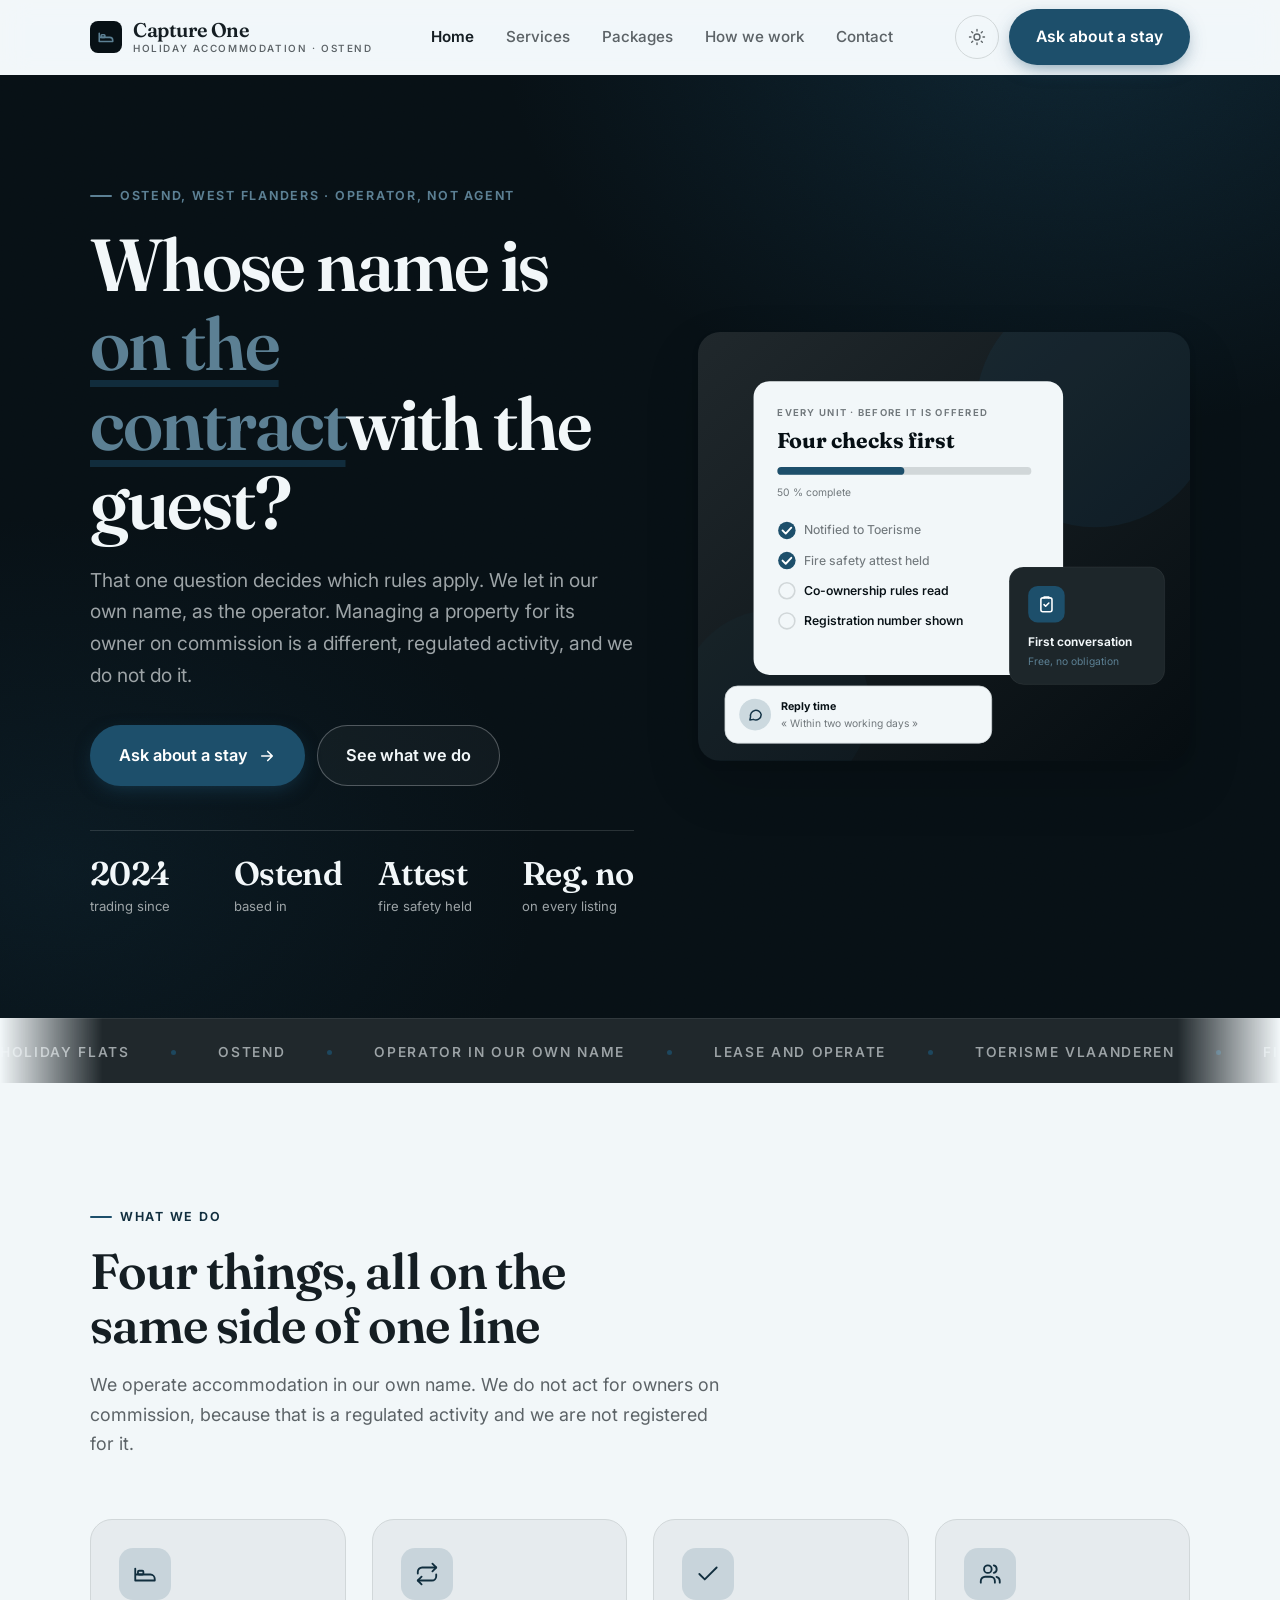
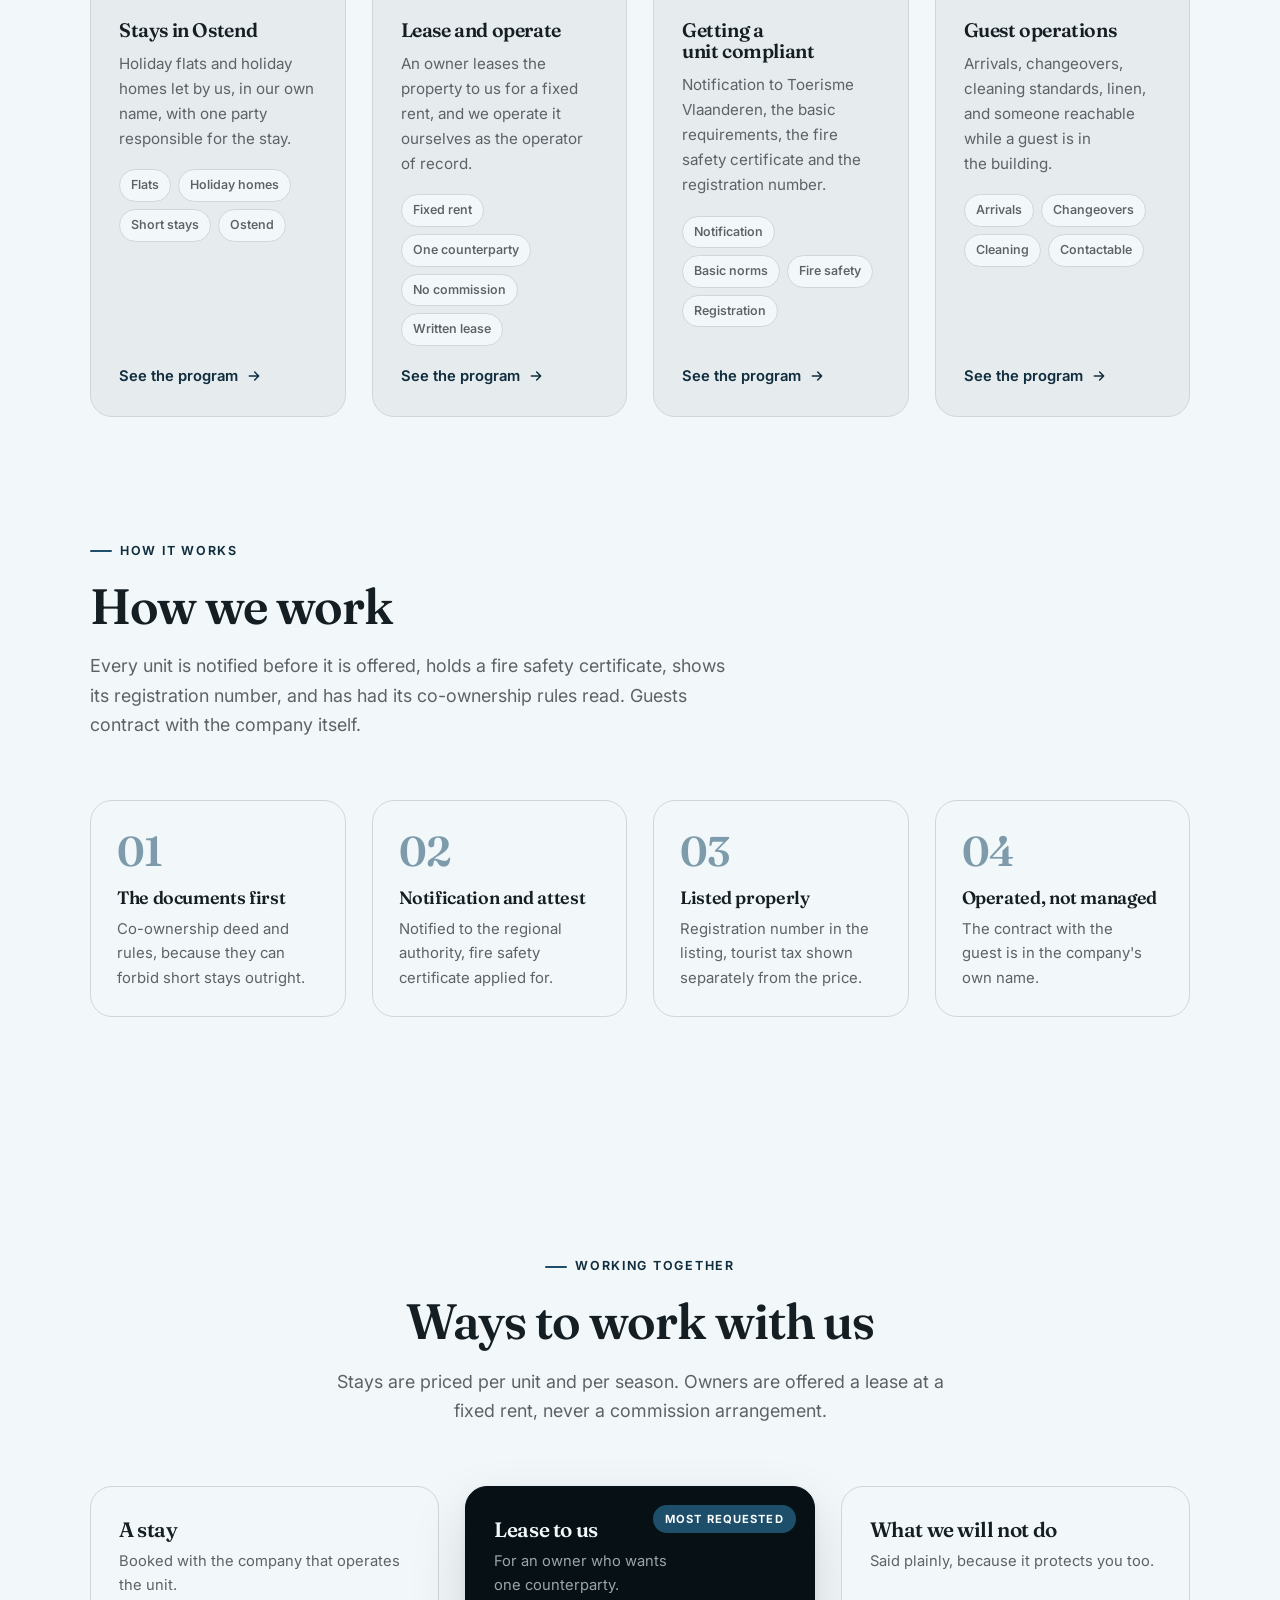
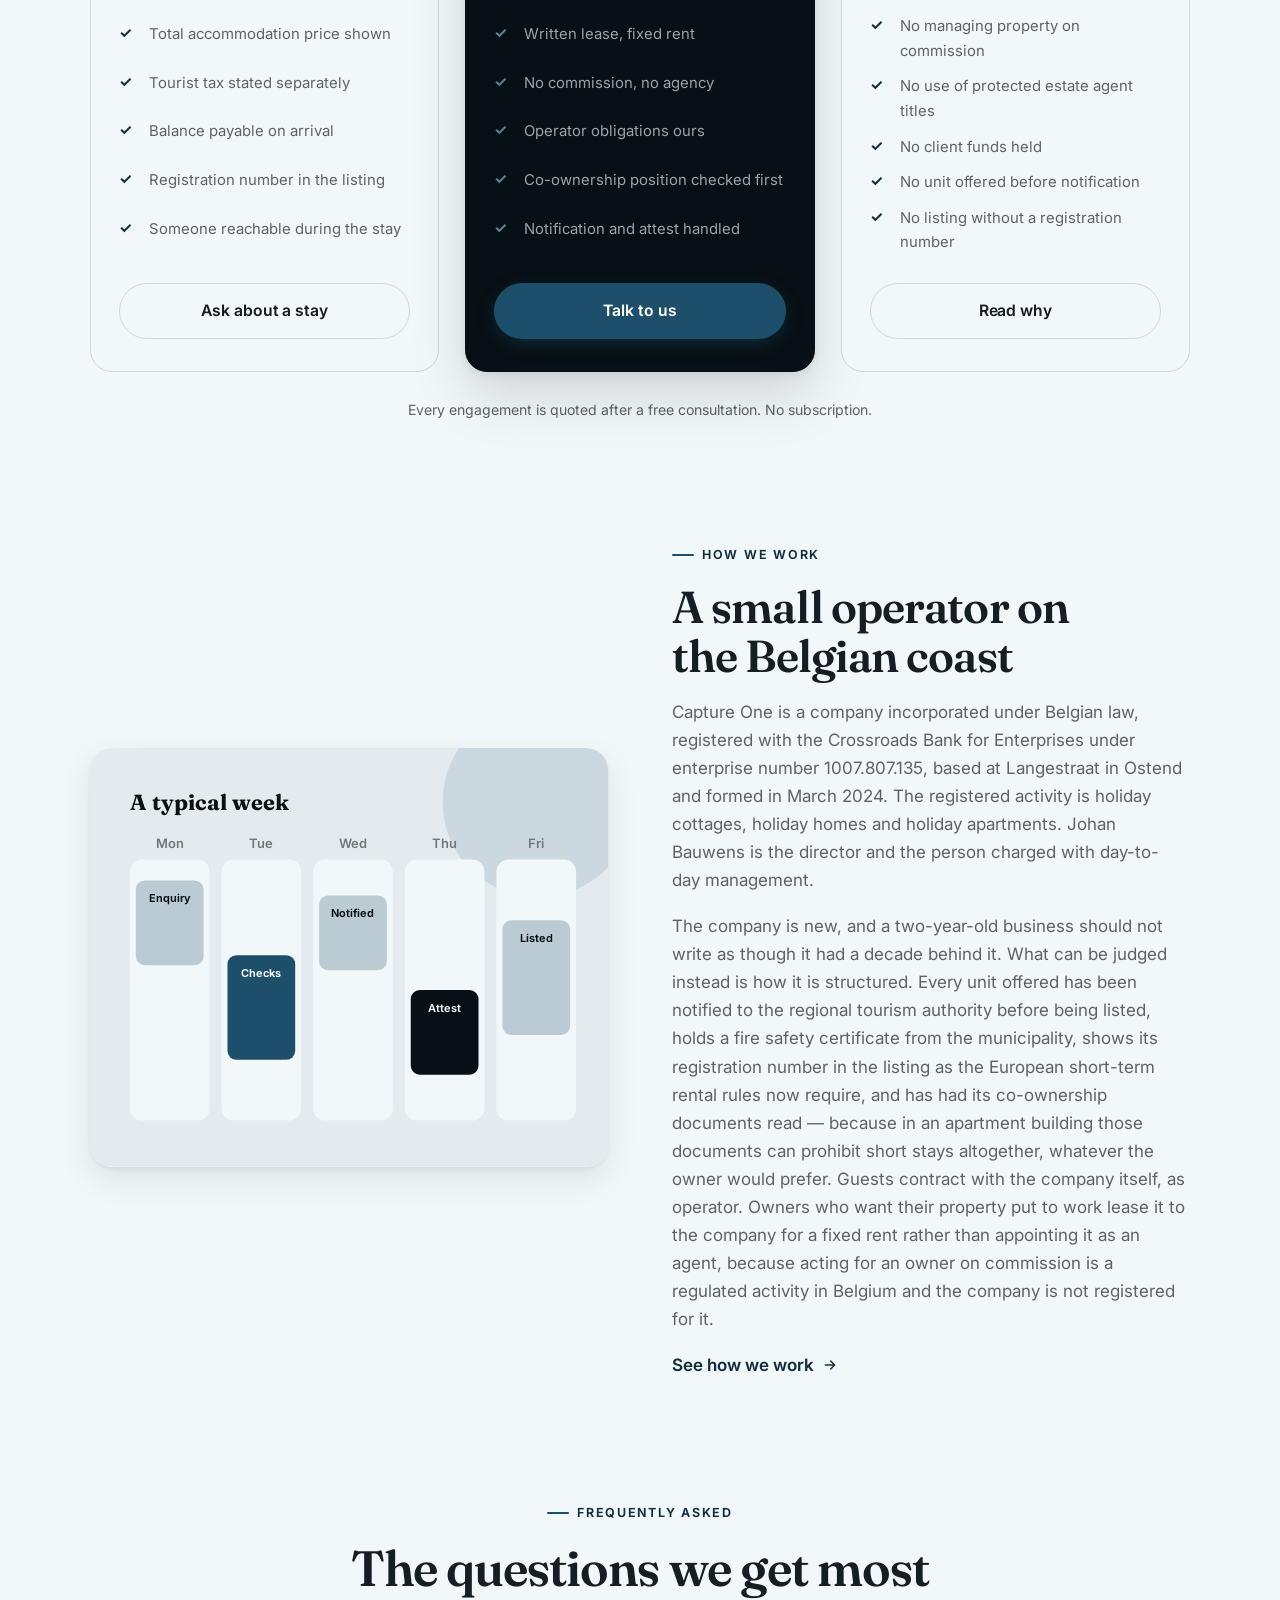
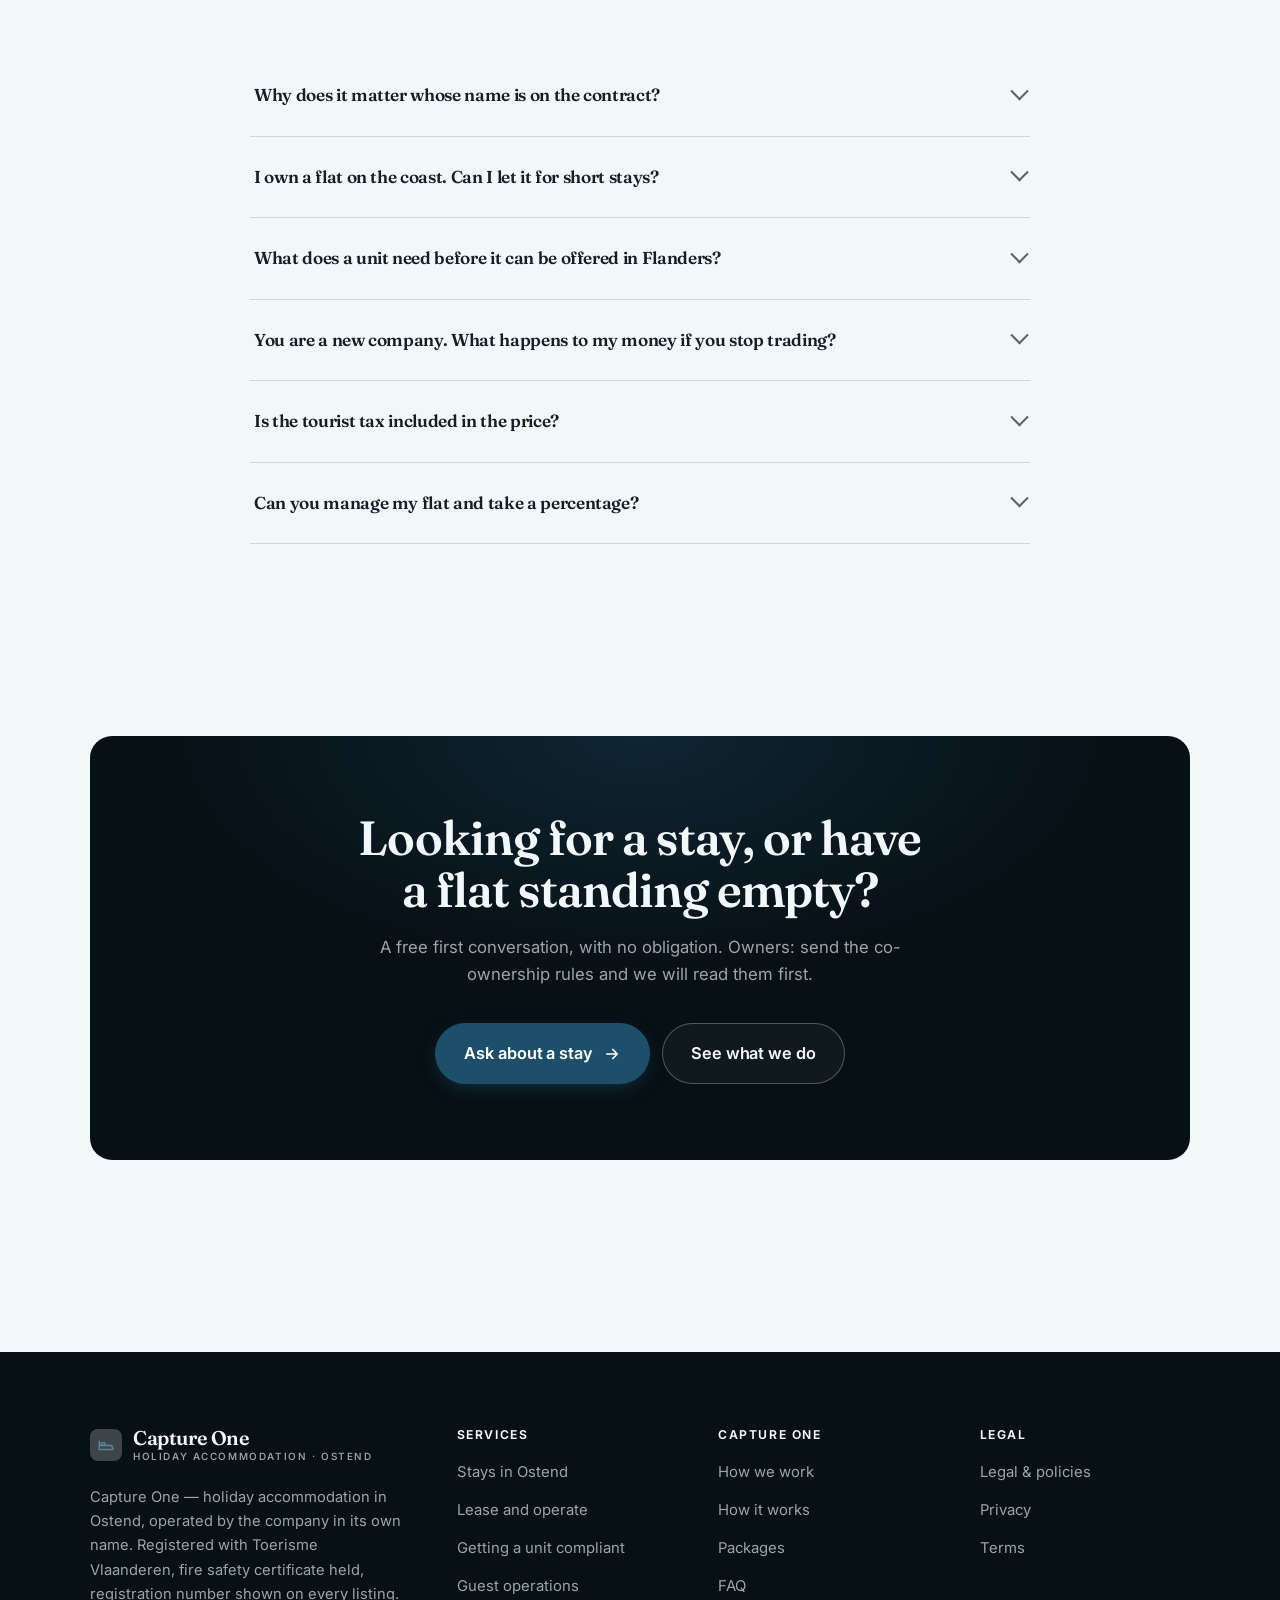
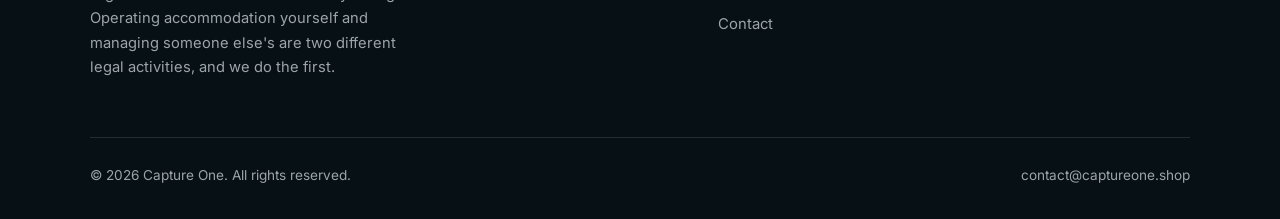
<file: index.html>
<!DOCTYPE html>
<html lang="en" class="no-js">
<head>
<meta charset="utf-8">
<meta name="viewport" content="width=device-width, initial-scale=1">
<title>Capture One — holiday accommodation in Ostend</title>
<meta name="description" content="Capture One, holiday accommodation in Ostend: stays in flats we operate in our own name, lease-and-operate for owners, compliance with the Flemish tourist accommodation rules, and day-to-day guest operations.">
<link rel="canonical" href="https://captureone.shop/">

<meta property="og:type" content="website">
<meta property="og:url" content="https://captureone.shop/">
<meta property="og:site_name" content="Capture One">
<meta property="og:locale" content="en_US">
<meta property="og:title" content="Capture One — holiday accommodation in Ostend">
<meta property="og:description" content="Capture One, holiday accommodation in Ostend: stays in flats we operate in our own name, lease-and-operate for owners, compliance with the Flemish tourist accommodation rules, and day-to-day guest operations.">
<meta name="theme-color" content="#071015">

<link rel="icon" href="assets/img/favicon.svg" type="image/svg+xml">
<link rel="preconnect" href="https://fonts.googleapis.com">
<link rel="preconnect" href="https://fonts.gstatic.com" crossorigin>
<link rel="stylesheet" href="https://fonts.googleapis.com/css2?family=Fraunces:opsz,wght@9..144,400;9..144,600;9..144,700&family=Inter:wght@400..700&display=swap">
<link rel="stylesheet" href="assets/css/style.css">

<!-- Thème appliqué avant le premier rendu (évite le flash) -->
<script>
document.documentElement.classList.remove('no-js');
(function(){try{var t=localStorage.getItem('site-theme');if(t){document.documentElement.setAttribute('data-theme',t);}}catch(e){}})();
</script>
<script type="application/ld+json">
{
  "@context": "https://schema.org",
  "@type": "Organization",
  "name": "Capture One",
  "url": "https://captureone.shop/",
  "email": "contact@captureone.shop",
  "description": "Capture One, holiday accommodation in Ostend: stays in flats we operate in our own name, lease-and-operate for owners, compliance with the Flemish tourist accommodation rules, and day-to-day guest operations.",
  "areaServed": "US",
  "knowsLanguage": "en"
}
</script>
</head>

<body>
<a class="skip-link" href="#main">Skip to main content</a>

<header class="site-header">
  <nav class="wrap nav" aria-label="Main navigation">
    <a class="brand" href="index.html">
      <svg class="brand__mark" viewBox="0 0 64 64" aria-hidden="true">
        <rect class="bm-bg" width="64" height="64" rx="16"/>
        <g class="bm-ic" transform="translate(14 14) scale(1.5)" fill="none" stroke-width="2.1" stroke-linecap="round" stroke-linejoin="round"><path d="M3 7v11M3 18h18M3 12.5h14a4 4 0 0 1 4 4V18"/><rect x="5.5" y="9" width="5" height="3.5" rx="1"/></g>
      </svg>
      <span>Capture One<span class="brand__sub">HOLIDAY ACCOMMODATION · OSTEND</span></span>
    </a>

    <ul class="nav__links" id="nav-links">
      <li><a href="index.html" aria-current="page">Home</a></li>
      <li><a href="programs.html">Services</a></li>
      <li><a href="index.html#pricing">Packages</a></li>
      <li><a href="about.html">How we work</a></li>
      <li><a href="contact.html">Contact</a></li>
      <li><a class="btn btn--primary" href="contact.html">Ask about a stay</a></li>
    </ul>

    <div class="nav__cta">
      <button class="theme-toggle" type="button" aria-label="Switch to dark theme">
        <svg class="icon-sun" viewBox="0 0 24 24" fill="none" stroke="currentColor" stroke-width="1.8" stroke-linecap="round" aria-hidden="true"><circle cx="12" cy="12" r="4"/><path d="M12 2v2m0 16v2M2 12h2m16 0h2M4.9 4.9l1.4 1.4m11.4 11.4 1.4 1.4M19.1 4.9l-1.4 1.4M6.3 17.7l-1.4 1.4"/></svg>
        <svg class="icon-moon" viewBox="0 0 24 24" fill="none" stroke="currentColor" stroke-width="1.8" stroke-linecap="round" stroke-linejoin="round" aria-hidden="true"><path d="M21 12.8A9 9 0 1 1 11.2 3a7 7 0 0 0 9.8 9.8z"/></svg>
      </button>
      <a class="btn btn--primary" href="contact.html">Ask about a stay</a>
      <button class="nav__toggle" type="button" aria-expanded="false" aria-controls="nav-links" aria-label="Open menu">
        <svg class="icon-open" viewBox="0 0 24 24" fill="none" stroke="currentColor" stroke-width="2" stroke-linecap="round" aria-hidden="true"><path d="M3 6h18M3 12h18M3 18h18"/></svg>
        <svg class="icon-close" viewBox="0 0 24 24" fill="none" stroke="currentColor" stroke-width="2" stroke-linecap="round" aria-hidden="true"><path d="M6 6l12 12M18 6L6 18"/></svg>
      </button>
    </div>
  </nav>
</header>

<main id="main">

<section class="hero">
  <div class="wrap hero__inner">
    <div>
      <span class="eyebrow hero__eyebrow">Ostend, West Flanders · Operator, not agent</span>
      <h1>Whose name is<br> <em>on the contract</em>with the guest?</h1>
      <p class="hero__lede">That one question decides which rules apply. We let in our own name, as the operator. Managing a property for its owner on commission is a different, regulated activity, and we do not do it.</p>

      <div class="hero__actions">
        <a class="btn btn--primary btn--lg" href="contact.html">Ask about a stay <svg viewBox="0 0 24 24" fill="none" stroke="currentColor" stroke-width="2.2" stroke-linecap="round" stroke-linejoin="round" aria-hidden="true"><path d="M5 12h14M13 6l6 6-6 6"/></svg></a>
        <a class="btn btn--on-dark btn--lg" href="programs.html">See what we do</a>
      </div>

      <ul class="hero__proof">
        <li><span class="stat__num">2024</span><span class="stat__label">trading since</span></li>
        <li><span class="stat__num">Ostend</span><span class="stat__label">based in</span></li>
        <li><span class="stat__num">Attest</span><span class="stat__label">fire safety held</span></li>
        <li><span class="stat__num">Reg. no</span><span class="stat__label">on every listing</span></li>
      </ul>
    </div>

    <div class="hero__art">
      <svg viewBox="0 0 620 540" role="img" aria-label="The four checks carried out on a holiday unit in Flanders before it is offered to guests.">
        <defs>
          <linearGradient id="hbg" x1="0" y1="0" x2="1" y2="1">
            <stop offset="0" stop-color="#20282c"/><stop offset="1" stop-color="#060d11"/>
          </linearGradient>
        </defs>
        <rect width="620" height="540" rx="22" fill="url(#hbg)"/>
        <circle cx="500" cy="96" r="150" fill="#1d4f6b" opacity=".16"/>
        <circle cx="96" cy="470" r="120" fill="#1d4f6b" opacity=".08"/>

        <g style="font-family: var(--font-body)">
          <!-- Carte programme -->
          <rect x="70" y="62" width="390" height="370" rx="20" fill="#f2f7f9"/>
          <text x="100" y="106" font-size="12" font-weight="650" letter-spacing="1.6" fill="#71787c">EVERY UNIT · BEFORE IT IS OFFERED</text>
          <text x="100" y="146" font-size="27" font-weight="700" fill="#071015" style="font-family: var(--font-display)">Four checks first</text>
          <rect x="100" y="170" width="320" height="10" rx="5" fill="#d1d7d9"/>
          <rect x="100" y="170" width="160" height="10" rx="5" fill="#1d4f6b"/>
          <text x="100" y="206" font-size="13" fill="#71787c">50 % complete</text>
          <circle cx="112" cy="250" r="11" fill="#1d4f6b"/><path d="M106.5 250l4 4 7-7.5" fill="none" stroke="#ffffff" stroke-width="2.4" stroke-linecap="round" stroke-linejoin="round"/><text x="134" y="255" font-size="15.5" fill="#71787c" font-weight="450">Notified to Toerisme</text>
          <circle cx="112" cy="288" r="11" fill="#1d4f6b"/><path d="M106.5 288l4 4 7-7.5" fill="none" stroke="#ffffff" stroke-width="2.4" stroke-linecap="round" stroke-linejoin="round"/><text x="134" y="293" font-size="15.5" fill="#71787c" font-weight="450">Fire safety attest held</text>
          <circle cx="112" cy="326" r="10" fill="none" stroke="#d1d7d9" stroke-width="2"/><text x="134" y="331" font-size="15.5" fill="#071015" font-weight="560">Co-ownership rules read</text>
          <circle cx="112" cy="364" r="10" fill="none" stroke="#d1d7d9" stroke-width="2"/><text x="134" y="369" font-size="15.5" fill="#071015" font-weight="560">Registration number shown</text>

          <!-- Carte séance -->
          <rect x="392" y="296" width="196" height="148" rx="18" fill="#1d262a" stroke="#ffffff" stroke-opacity=".08"/>
          <rect x="416" y="320" width="46" height="46" rx="12" fill="#1d4f6b"/>
          <g transform="translate(427 331)" fill="none" stroke="#ffffff" color="#ffffff" stroke-width="2" stroke-linecap="round" stroke-linejoin="round"><rect x="5" y="4" width="14" height="17.5" rx="2.5"/><path d="M9 4V3h6v1M9 12.5l2 2 4-4"/></g>
          <text x="416" y="396" font-size="15" font-weight="650" fill="#f2f7f9">First conversation</text>
          <text x="416" y="420" font-size="13" fill="#5c8094">Free, no obligation</text>

          <!-- Retour du coach -->
          <rect x="34" y="446" width="336" height="72" rx="16" fill="#f2f7f9" stroke="#d1d7d9"/>
          <circle cx="72" cy="482" r="20" fill="#ccd9df"/>
          <g transform="translate(62 472) scale(.84)" fill="none" stroke="#133346" stroke-width="2.2" stroke-linecap="round" stroke-linejoin="round"><path d="M21 12a8 8 0 0 1-11.6 7.1L4 20l1-4.6A8 8 0 1 1 21 12z"/></g>
          <text x="104" y="476" font-size="13.5" font-weight="700" fill="#071015">Reply time</text>
          <text x="104" y="498" font-size="13" fill="#71787c">« Within two working days »</text>
        </g>
      </svg>
    </div>
  </div>
</section>

<div class="marquee" aria-hidden="true">
  <div class="marquee__track"><span>Holiday flats</span><span>Ostend</span><span>Operator in our own name</span><span>Lease and operate</span><span>Toerisme Vlaanderen</span><span>Fire safety attest</span><span>Registration number</span><span>Co-ownership checked</span><span>Tourist tax stated</span><span>Balance on arrival</span><span>Holiday flats</span><span>Ostend</span><span>Operator in our own name</span><span>Lease and operate</span><span>Toerisme Vlaanderen</span><span>Fire safety attest</span><span>Registration number</span><span>Co-ownership checked</span><span>Tourist tax stated</span><span>Balance on arrival</span></div>
</div>

<section class="section wrap" id="programs">
  <div class="section-head reveal">
    <span class="eyebrow">What we do</span>
    <h2>Four things, all on the same side of one line</h2>
    <p>We operate accommodation in our own name. We do not act for owners on commission, because that is a regulated activity and we are not registered for it.</p>
  </div>
  <div class="grid grid--4 reveal-group">
    <a class="card" href="programs.html#stays">
      <div class="card__icon"><svg viewBox="0 0 24 24" fill="none" stroke="currentColor" stroke-width="1.7" stroke-linecap="round" stroke-linejoin="round" aria-hidden="true"><path d="M3 7v11M3 18h18M3 12.5h14a4 4 0 0 1 4 4V18"/><rect x="5.5" y="9" width="5" height="3.5" rx="1"/></svg></div>
      <h3>Stays in Ostend</h3>
      <p>Holiday flats and holiday homes let by us, in our own name, with one party responsible for the stay.</p>
      <ul class="tags"><li>Flats</li><li>Holiday homes</li><li>Short stays</li><li>Ostend</li></ul>
      <span class="arrow-link">See the program <svg viewBox="0 0 24 24" fill="none" stroke="currentColor" stroke-width="2.2" stroke-linecap="round" stroke-linejoin="round" aria-hidden="true"><path d="M5 12h14M13 6l6 6-6 6"/></svg></span>
    </a>
    <a class="card" href="programs.html#lease">
      <div class="card__icon"><svg viewBox="0 0 24 24" fill="none" stroke="currentColor" stroke-width="1.7" stroke-linecap="round" stroke-linejoin="round" aria-hidden="true"><path d="M17 2.5l3.5 3.5L17 9.5"/><path d="M3.5 11.5V10A4 4 0 0 1 7.5 6h13M7 21.5 3.5 18 7 14.5"/><path d="M20.5 12.5V14a4 4 0 0 1-4 4h-13"/></svg></div>
      <h3>Lease and operate</h3>
      <p>An owner leases the property to us for a fixed rent, and we operate it ourselves as the operator of record.</p>
      <ul class="tags"><li>Fixed rent</li><li>One counterparty</li><li>No commission</li><li>Written lease</li></ul>
      <span class="arrow-link">See the program <svg viewBox="0 0 24 24" fill="none" stroke="currentColor" stroke-width="2.2" stroke-linecap="round" stroke-linejoin="round" aria-hidden="true"><path d="M5 12h14M13 6l6 6-6 6"/></svg></span>
    </a>
    <a class="card" href="programs.html#compliance">
      <div class="card__icon"><svg viewBox="0 0 24 24" fill="none" stroke="currentColor" stroke-width="1.7" stroke-linecap="round" stroke-linejoin="round" aria-hidden="true"><path d="M20 6 9 17l-5-5"/></svg></div>
      <h3>Getting a unit compliant</h3>
      <p>Notification to Toerisme Vlaanderen, the basic requirements, the fire safety certificate and the registration number.</p>
      <ul class="tags"><li>Notification</li><li>Basic norms</li><li>Fire safety</li><li>Registration</li></ul>
      <span class="arrow-link">See the program <svg viewBox="0 0 24 24" fill="none" stroke="currentColor" stroke-width="2.2" stroke-linecap="round" stroke-linejoin="round" aria-hidden="true"><path d="M5 12h14M13 6l6 6-6 6"/></svg></span>
    </a>
    <a class="card" href="programs.html#operations">
      <div class="card__icon"><svg viewBox="0 0 24 24" fill="none" stroke="currentColor" stroke-width="1.7" stroke-linecap="round" stroke-linejoin="round" aria-hidden="true"><path d="M16.5 20v-1.5a4 4 0 0 0-4-4h-5a4 4 0 0 0-4 4V20"/><circle cx="10" cy="7.5" r="3.5"/><path d="M21 20v-1.5a4 4 0 0 0-3-3.9M15.5 4.1a3.5 3.5 0 0 1 0 6.8"/></svg></div>
      <h3>Guest operations</h3>
      <p>Arrivals, changeovers, cleaning standards, linen, and someone reachable while a guest is in the building.</p>
      <ul class="tags"><li>Arrivals</li><li>Changeovers</li><li>Cleaning</li><li>Contactable</li></ul>
      <span class="arrow-link">See the program <svg viewBox="0 0 24 24" fill="none" stroke="currentColor" stroke-width="2.2" stroke-linecap="round" stroke-linejoin="round" aria-hidden="true"><path d="M5 12h14M13 6l6 6-6 6"/></svg></span>
    </a>
  </div>
</section>

<section class="section section--flush wrap" id="how-it-works">
  <div class="section-head reveal">
    <span class="eyebrow">How it works</span>
    <h2>How we work</h2>
    <p>Every unit is notified before it is offered, holds a fire safety certificate, shows its registration number, and has had its co-ownership rules read. Guests contract with the company itself.</p>
  </div>
  <div class="grid grid--4 steps reveal-group">
    <article class="step">
      <h3>The documents first</h3>
      <p>Co-ownership deed and rules, because they can forbid short stays outright.</p>
    </article>
    <article class="step">
      <h3>Notification and attest</h3>
      <p>Notified to the regional authority, fire safety certificate applied for.</p>
    </article>
    <article class="step">
      <h3>Listed properly</h3>
      <p>Registration number in the listing, tourist tax shown separately from the price.</p>
    </article>
    <article class="step">
      <h3>Operated, not managed</h3>
      <p>The contract with the guest is in the company's own name.</p>
    </article>
  </div>
</section>

<section class="section wrap" id="pricing">
  <div class="section-head section-head--center reveal">
    <span class="eyebrow">Working together</span>
    <h2>Ways to work with us</h2>
    <p>Stays are priced per unit and per season. Owners are offered a lease at a fixed rent, never a commission arrangement.</p>
  </div>
  <div class="grid grid--3 plans reveal-group">
    <article class="plan">
      
      <h3>A stay</h3>
      <p class="plan__desc">Booked with the company that operates the unit.</p>
      
      <ul class="plan__features">
        <li>Total accommodation price shown</li>
        <li>Tourist tax stated separately</li>
        <li>Balance payable on arrival</li>
        <li>Registration number in the listing</li>
        <li>Someone reachable during the stay</li>
      </ul>
      <a class="btn btn--ghost btn--block" href="contact.html">Ask about a stay</a>
    </article>
    <article class="plan plan--featured">
      <span class="plan__tag">Most requested</span>
      <h3>Lease to us</h3>
      <p class="plan__desc">For an owner who wants one counterparty.</p>
      
      <ul class="plan__features">
        <li>Written lease, fixed rent</li>
        <li>No commission, no agency</li>
        <li>Operator obligations ours</li>
        <li>Co-ownership position checked first</li>
        <li>Notification and attest handled</li>
      </ul>
      <a class="btn btn--primary btn--block" href="contact.html">Talk to us</a>
    </article>
    <article class="plan">
      
      <h3>What we will not do</h3>
      <p class="plan__desc">Said plainly, because it protects you too.</p>
      
      <ul class="plan__features">
        <li>No managing property on commission</li>
        <li>No use of protected estate agent titles</li>
        <li>No client funds held</li>
        <li>No unit offered before notification</li>
        <li>No listing without a registration number</li>
      </ul>
      <a class="btn btn--ghost btn--block" href="contact.html">Read why</a>
    </article>
  </div>
  <p class="plans-note">Every engagement is quoted after a free consultation. No subscription.</p>
</section>

<section class="section section--flush wrap">
  <div class="split reveal">
    <div class="split__art">
      <svg viewBox="0 0 520 420" role="img" aria-label="Example of a typical week: Enquiry, Checks, Notified, Attest, Listed, Guests.">
        <rect width="520" height="420" rx="20" fill="#e3ebef"/>
        <circle cx="450" cy="54" r="96" fill="#1d4f6b" opacity=".12"/>
        <g style="font-family: var(--font-body)">
        <text x="40" y="62" font-size="22" font-weight="700" fill="#071015" style="font-family: var(--font-display)">A typical week</text>
        <text x="80" y="100" text-anchor="middle" font-size="13" font-weight="600" fill="#71787c">Mon</text>
        <rect x="40" y="112" width="80" height="262" rx="12" fill="#f2f7f9"/>
        <rect x="46" y="133" width="68" height="85" rx="9" fill="#bbcbd4"/>
        <text x="80" y="155" text-anchor="middle" font-size="11" font-weight="650" fill="#071015">Enquiry</text>
        <text x="172" y="100" text-anchor="middle" font-size="13" font-weight="600" fill="#71787c">Tue</text>
        <rect x="132" y="112" width="80" height="262" rx="12" fill="#f2f7f9"/>
        <rect x="138" y="208" width="68" height="105" rx="9" fill="#1d4f6b"/>
        <text x="172" y="230" text-anchor="middle" font-size="11" font-weight="650" fill="#ffffff">Checks</text>
        <text x="264" y="100" text-anchor="middle" font-size="13" font-weight="600" fill="#71787c">Wed</text>
        <rect x="224" y="112" width="80" height="262" rx="12" fill="#f2f7f9"/>
        <rect x="230" y="148" width="68" height="75" rx="9" fill="#bbcbd4"/>
        <text x="264" y="170" text-anchor="middle" font-size="11" font-weight="650" fill="#071015">Notified</text>
        <text x="356" y="100" text-anchor="middle" font-size="13" font-weight="600" fill="#71787c">Thu</text>
        <rect x="316" y="112" width="80" height="262" rx="12" fill="#f2f7f9"/>
        <rect x="322" y="243" width="68" height="85" rx="9" fill="#071015"/>
        <text x="356" y="265" text-anchor="middle" font-size="11" font-weight="650" fill="#f2f7f9">Attest</text>
        <text x="448" y="100" text-anchor="middle" font-size="13" font-weight="600" fill="#71787c">Fri</text>
        <rect x="408" y="112" width="80" height="262" rx="12" fill="#f2f7f9"/>
        <rect x="414" y="173" width="68" height="115" rx="9" fill="#bbcbd4"/>
        <text x="448" y="195" text-anchor="middle" font-size="11" font-weight="650" fill="#071015">Listed</text>
        </g>
      </svg>
    </div>
    <div>
      <span class="eyebrow">How we work</span>
      <h2>A small operator on the Belgian coast</h2>
      <p>Capture One is a company incorporated under Belgian law, registered with the Crossroads Bank for Enterprises under enterprise number 1007.807.135, based at Langestraat in Ostend and formed in March 2024. The registered activity is holiday cottages, holiday homes and holiday apartments. Johan Bauwens is the director and the person charged with day-to-day management.</p>
      <p>The company is new, and a two-year-old business should not write as though it had a decade behind it. What can be judged instead is how it is structured. Every unit offered has been notified to the regional tourism authority before being listed, holds a fire safety certificate from the municipality, shows its registration number in the listing as the European short-term rental rules now require, and has had its co-ownership documents read — because in an apartment building those documents can prohibit short stays altogether, whatever the owner would prefer. Guests contract with the company itself, as operator. Owners who want their property put to work lease it to the company for a fixed rent rather than appointing it as an agent, because acting for an owner on commission is a regulated activity in Belgium and the company is not registered for it.</p>
      <p><a class="arrow-link" href="about.html">See how we work <svg viewBox="0 0 24 24" fill="none" stroke="currentColor" stroke-width="2.2" stroke-linecap="round" stroke-linejoin="round" aria-hidden="true"><path d="M5 12h14M13 6l6 6-6 6"/></svg></a></p>
    </div>
  </div>
</section>

<section class="section section--flush wrap" id="faq">
  <div class="section-head section-head--center reveal">
    <span class="eyebrow">Frequently asked</span>
    <h2>The questions we get most</h2>
  </div>
  <div class="faq reveal">
    <details>
      <summary>Why does it matter whose name is on the contract?</summary>
      <p>Because it decides which law applies. Letting accommodation in your own name, as the operator, requires no professional authorisation: you are the counterparty, you carry the obligations, and the guest knows who is responsible. Managing or letting a property that belongs to someone else, for reward and as a regular business, is a regulated activity in Belgium under the law of 11 February 2013, reserved to those registered with the professional institute for estate agents, with protected titles attached. We are not registered, so we do not do it. When an owner wants their flat operated, they lease it to us and we become the operator.</p>
    </details>
    <details>
      <summary>I own a flat on the coast. Can I let it for short stays?</summary>
      <p>Possibly not, and that is the first thing to check rather than the last. In a building in co-ownership, the deed of co-ownership and the co-ownership rules may restrict or prohibit short-term letting, and a decision of the general meeting can be enforced against you. Owners regularly list a flat first and read those documents afterwards, which is an expensive order to do it in. Send us the deed and the rules and we will tell you what they say, including when the answer is that this one cannot be done.</p>
    </details>
    <details>
      <summary>What does a unit need before it can be offered in Flanders?</summary>
      <p>Three things, in this order. It must be notified to Toerisme Vlaanderen before it is offered anywhere. It must meet the basic requirements set by the 2016 tourist accommodation decree, fire safety among them. And it needs a fire safety certificate issued by the mayor of the municipality. Since 20 May 2026 the European short-term rental regulation also applies: each unit has a unique registration number which must appear in every listing, and the platforms are obliged to check it. A listing without one is a listing waiting to be taken down.</p>
    </details>
    <details>
      <summary>You are a new company. What happens to my money if you stop trading?</summary>
      <p>A fair question and the reason this answer exists. For a direct booking with us, the balance is payable on arrival rather than months in advance, which limits what you have at risk to a deposit rather than a holiday. If you book through a platform, that platform's payment protection and cancellation terms apply and they are generally stronger than anything a small operator can offer, so we will not talk you out of using one. We would rather answer this plainly than be asked it later.</p>
    </details>
    <details>
      <summary>Is the tourist tax included in the price?</summary>
      <p>No, and it is shown separately on purpose. The accommodation price is the total payable for the accommodation itself; the municipal tourist tax is a charge the municipality levies per person and per night, and it is stated as its own line so you can see what is ours and what is not. We would rather show two honest numbers than one number that quietly includes a tax and invites you to think the accommodation costs more than it does.</p>
    </details>
    <details>
      <summary>Can you manage my flat and take a percentage?</summary>
      <p>No. That arrangement — acting for an owner, letting their property, taking a commission — is exactly the regulated activity we are not registered for. What we can do is lease your flat and operate it ourselves: you receive rent, we deal with the guests, and the obligations of an operator sit with us, including notification, fire safety and the registration number. If you would rather have a commission-based manager, use someone registered with the professional institute, and check the register before you sign.</p>
    </details>
  </div>
</section>

<section class="wrap section--tight">
  <div class="cta-band reveal">
    <h2>Looking for a stay, or have a flat standing empty?</h2>
    <p>A free first conversation, with no obligation. Owners: send the co-ownership rules and we will read them first.</p>
    <div class="hero__actions">
      <a class="btn btn--primary btn--lg" href="contact.html">Ask about a stay <svg viewBox="0 0 24 24" fill="none" stroke="currentColor" stroke-width="2.2" stroke-linecap="round" stroke-linejoin="round" aria-hidden="true"><path d="M5 12h14M13 6l6 6-6 6"/></svg></a>
      <a class="btn btn--on-dark btn--lg" href="programs.html">See what we do</a>
    </div>
  </div>
</section>

</main>

<footer class="site-footer">
  <div class="wrap">
    <div class="footer__grid">
      <div class="footer__brand">
        <a class="brand" href="index.html">
          <svg class="brand__mark" viewBox="0 0 64 64" aria-hidden="true">
        <rect class="bm-bg" width="64" height="64" rx="16"/>
        <g class="bm-ic" transform="translate(14 14) scale(1.5)" fill="none" stroke-width="2.1" stroke-linecap="round" stroke-linejoin="round"><path d="M3 7v11M3 18h18M3 12.5h14a4 4 0 0 1 4 4V18"/><rect x="5.5" y="9" width="5" height="3.5" rx="1"/></g>
      </svg>
          <span>Capture One<span class="brand__sub">HOLIDAY ACCOMMODATION · OSTEND</span></span>
        </a>
        <p>Capture One — holiday accommodation in Ostend, operated by the company in its own name. Registered with Toerisme Vlaanderen, fire safety certificate held, registration number shown on every listing. Operating accommodation yourself and managing someone else's are two different legal activities, and we do the first.</p>
      </div>

      <div class="footer__col">
        <h4>Services</h4>
        <ul>
          <li><a href="programs.html#stays">Stays in Ostend</a></li>
          <li><a href="programs.html#lease">Lease and operate</a></li>
          <li><a href="programs.html#compliance">Getting a unit compliant</a></li>
          <li><a href="programs.html#operations">Guest operations</a></li>
        </ul>
      </div>

      <div class="footer__col">
        <h4>Capture One</h4>
        <ul>
          <li><a href="about.html">How we work</a></li>
          <li><a href="index.html#how-it-works">How it works</a></li>
          <li><a href="index.html#pricing">Packages</a></li>
          <li><a href="index.html#faq">FAQ</a></li>
          <li><a href="contact.html">Contact</a></li>
        </ul>
      </div>

      <div class="footer__col">
        <h4>Legal</h4>
        <ul>
          <li><a href="legal.html">Legal &amp; policies</a></li>
          <li><a href="legal.html#privacy">Privacy</a></li>
          <li><a href="legal.html#terms">Terms</a></li>
        </ul>
      </div>
    </div>

    <div class="footer__bottom">
      <p>© <span data-year>2026</span> Capture One. All rights reserved.</p>
      <p><a href="mailto:contact@captureone.shop">contact@captureone.shop</a></p>
    </div>
  </div>
</footer>

<script src="assets/js/main.js" defer></script>
</body>
</html>
</file>
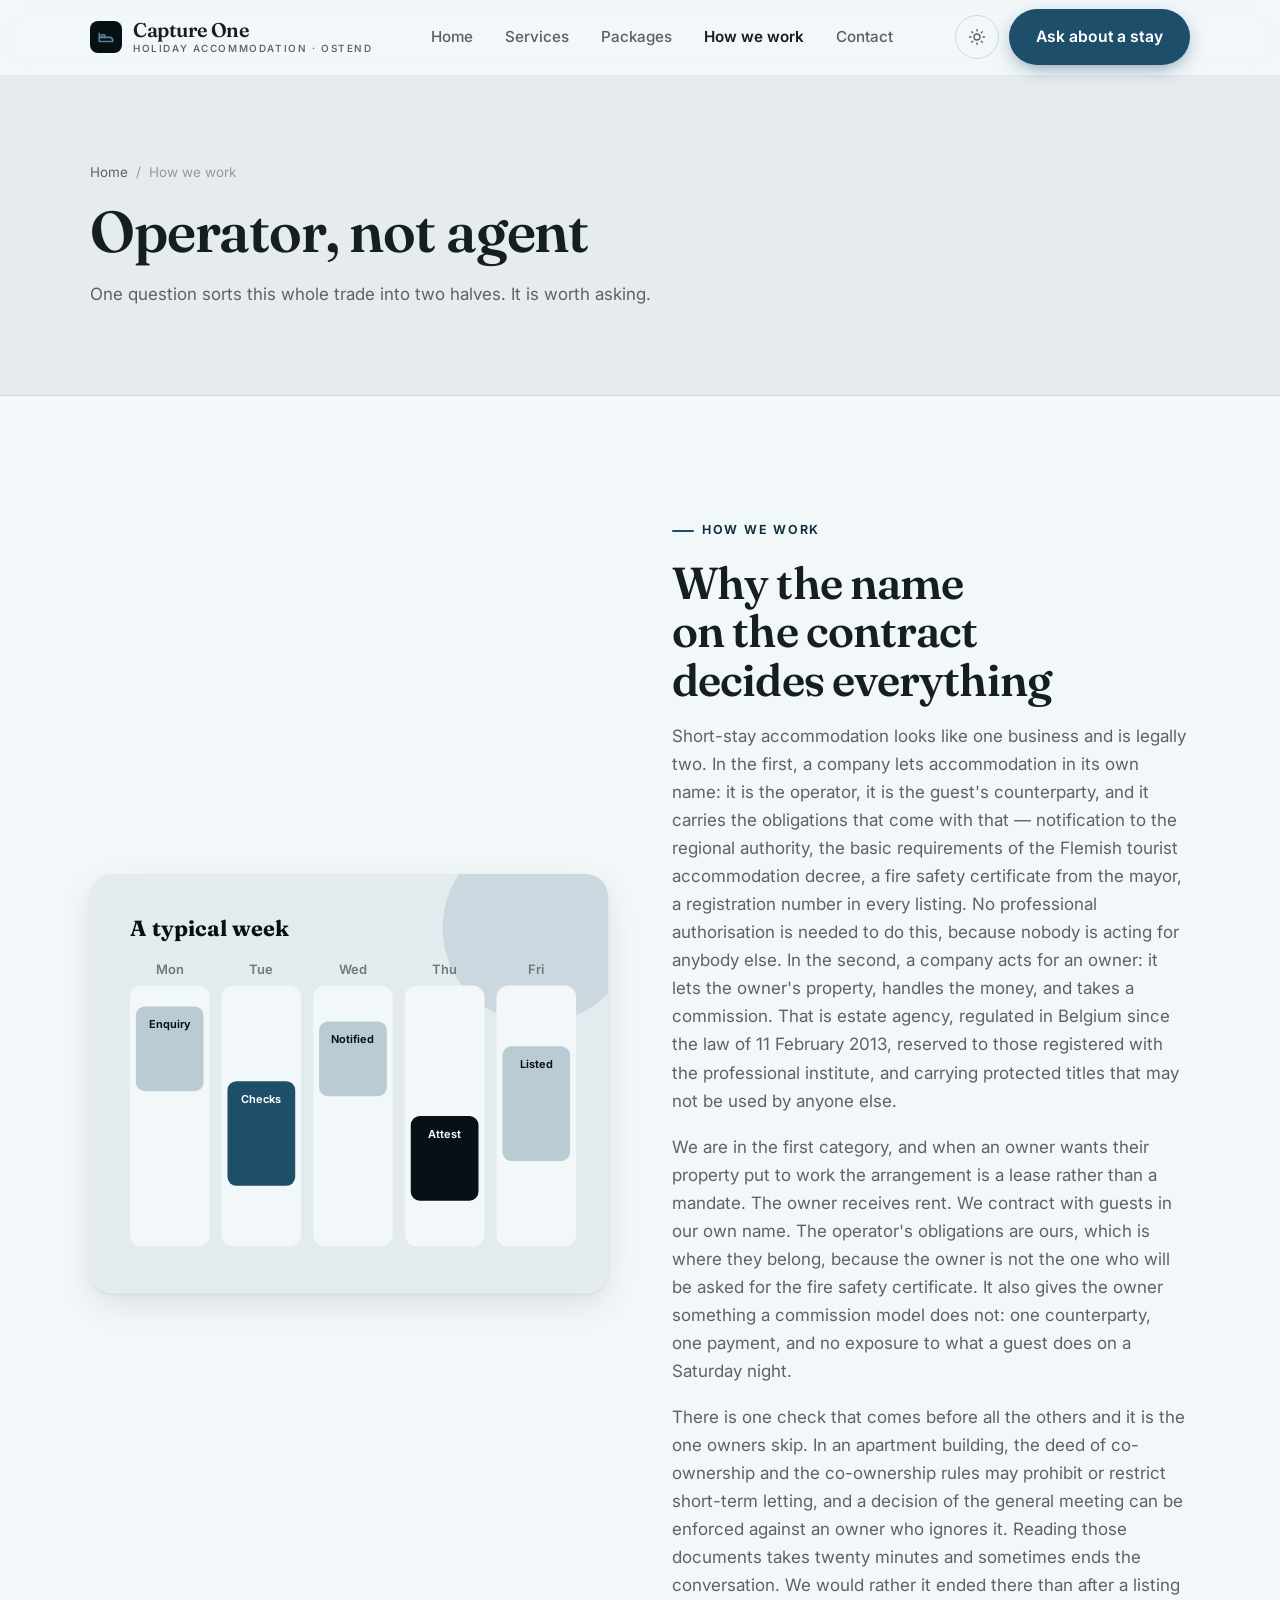
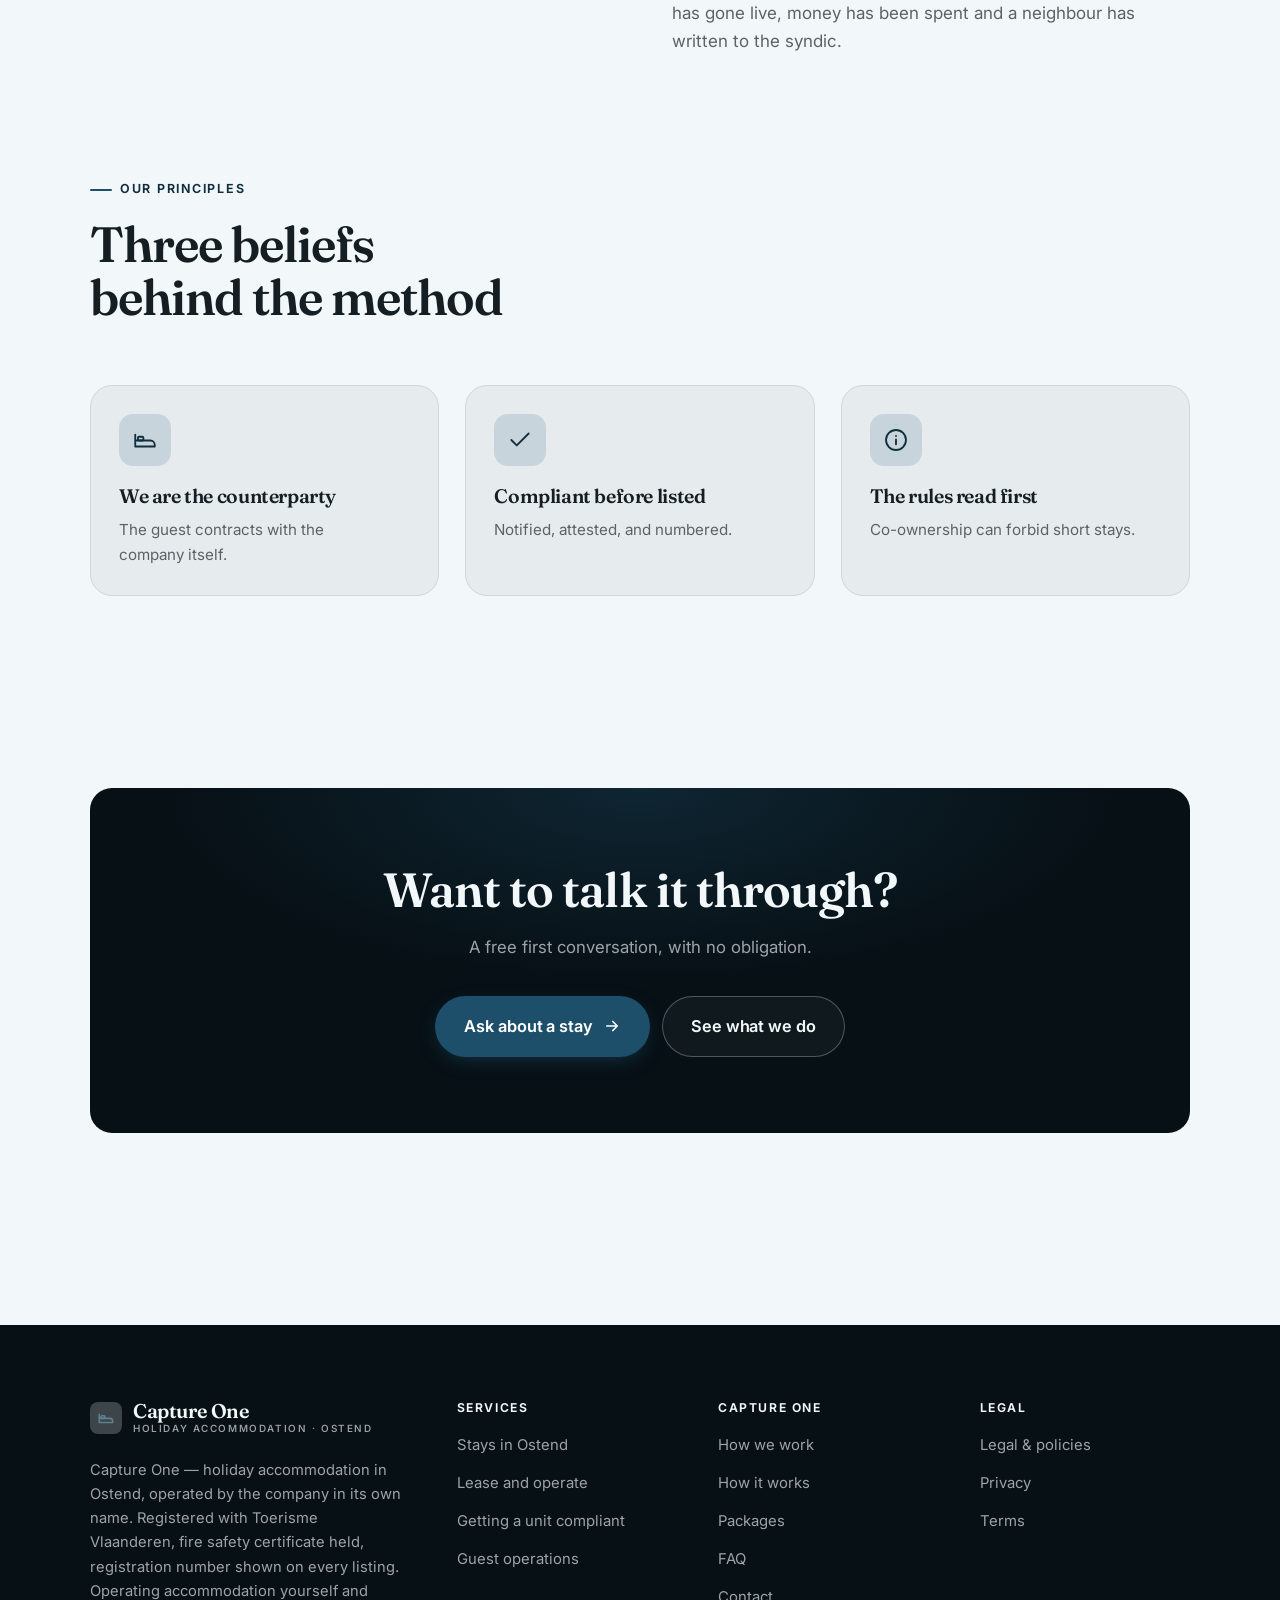
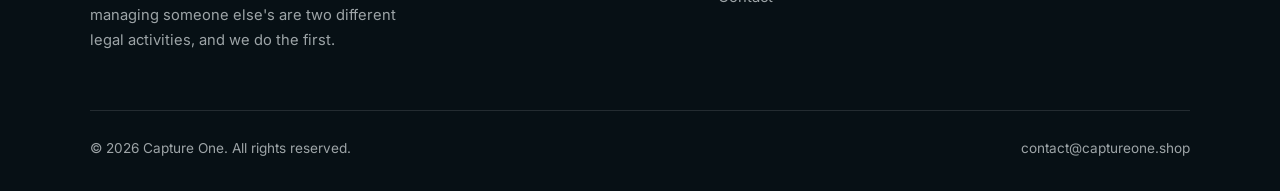
<file: about.html>
<!DOCTYPE html>
<html lang="en" class="no-js">
<head>
<meta charset="utf-8">
<meta name="viewport" content="width=device-width, initial-scale=1">
<title>How we work — Capture One</title>
<meta name="description" content="About Capture One, holiday accommodation in Ostend, enterprise number 1007.807.135.">
<link rel="canonical" href="https://captureone.shop/about.html">

<meta property="og:type" content="website">
<meta property="og:url" content="https://captureone.shop/about.html">
<meta property="og:site_name" content="Capture One">
<meta property="og:locale" content="en_US">
<meta property="og:title" content="How we work — Capture One">
<meta property="og:description" content="About Capture One, holiday accommodation in Ostend, enterprise number 1007.807.135.">
<meta name="theme-color" content="#071015">

<link rel="icon" href="assets/img/favicon.svg" type="image/svg+xml">
<link rel="preconnect" href="https://fonts.googleapis.com">
<link rel="preconnect" href="https://fonts.gstatic.com" crossorigin>
<link rel="stylesheet" href="https://fonts.googleapis.com/css2?family=Fraunces:opsz,wght@9..144,400;9..144,600;9..144,700&family=Inter:wght@400..700&display=swap">
<link rel="stylesheet" href="assets/css/style.css">

<!-- Thème appliqué avant le premier rendu (évite le flash) -->
<script>
document.documentElement.classList.remove('no-js');
(function(){try{var t=localStorage.getItem('site-theme');if(t){document.documentElement.setAttribute('data-theme',t);}}catch(e){}})();
</script>
</head>

<body>
<a class="skip-link" href="#main">Skip to main content</a>

<header class="site-header">
  <nav class="wrap nav" aria-label="Main navigation">
    <a class="brand" href="index.html">
      <svg class="brand__mark" viewBox="0 0 64 64" aria-hidden="true">
        <rect class="bm-bg" width="64" height="64" rx="16"/>
        <g class="bm-ic" transform="translate(14 14) scale(1.5)" fill="none" stroke-width="2.1" stroke-linecap="round" stroke-linejoin="round"><path d="M3 7v11M3 18h18M3 12.5h14a4 4 0 0 1 4 4V18"/><rect x="5.5" y="9" width="5" height="3.5" rx="1"/></g>
      </svg>
      <span>Capture One<span class="brand__sub">HOLIDAY ACCOMMODATION · OSTEND</span></span>
    </a>

    <ul class="nav__links" id="nav-links">
      <li><a href="index.html">Home</a></li>
      <li><a href="programs.html">Services</a></li>
      <li><a href="index.html#pricing">Packages</a></li>
      <li><a href="about.html" aria-current="page">How we work</a></li>
      <li><a href="contact.html">Contact</a></li>
      <li><a class="btn btn--primary" href="contact.html">Ask about a stay</a></li>
    </ul>

    <div class="nav__cta">
      <button class="theme-toggle" type="button" aria-label="Switch to dark theme">
        <svg class="icon-sun" viewBox="0 0 24 24" fill="none" stroke="currentColor" stroke-width="1.8" stroke-linecap="round" aria-hidden="true"><circle cx="12" cy="12" r="4"/><path d="M12 2v2m0 16v2M2 12h2m16 0h2M4.9 4.9l1.4 1.4m11.4 11.4 1.4 1.4M19.1 4.9l-1.4 1.4M6.3 17.7l-1.4 1.4"/></svg>
        <svg class="icon-moon" viewBox="0 0 24 24" fill="none" stroke="currentColor" stroke-width="1.8" stroke-linecap="round" stroke-linejoin="round" aria-hidden="true"><path d="M21 12.8A9 9 0 1 1 11.2 3a7 7 0 0 0 9.8 9.8z"/></svg>
      </button>
      <a class="btn btn--primary" href="contact.html">Ask about a stay</a>
      <button class="nav__toggle" type="button" aria-expanded="false" aria-controls="nav-links" aria-label="Open menu">
        <svg class="icon-open" viewBox="0 0 24 24" fill="none" stroke="currentColor" stroke-width="2" stroke-linecap="round" aria-hidden="true"><path d="M3 6h18M3 12h18M3 18h18"/></svg>
        <svg class="icon-close" viewBox="0 0 24 24" fill="none" stroke="currentColor" stroke-width="2" stroke-linecap="round" aria-hidden="true"><path d="M6 6l12 12M18 6L6 18"/></svg>
      </button>
    </div>
  </nav>
</header>

<main id="main">

<section class="page-head">
  <div class="wrap">
    <nav class="breadcrumb" aria-label="Breadcrumb">
      <a href="index.html">Home</a><span>/</span><span aria-current="page">How we work</span>
    </nav>
    <h1>Operator, not agent</h1>
    <p>One question sorts this whole trade into two halves. It is worth asking.</p>
  </div>
</section>

<section class="section wrap">
  <div class="split reveal">
    <div class="split__art">
      <svg viewBox="0 0 520 420" role="img" aria-label="Example of a typical week: Enquiry, Checks, Notified, Attest, Listed, Guests.">
        <rect width="520" height="420" rx="20" fill="#e3ebef"/>
        <circle cx="450" cy="54" r="96" fill="#1d4f6b" opacity=".12"/>
        <g style="font-family: var(--font-body)">
        <text x="40" y="62" font-size="22" font-weight="700" fill="#071015" style="font-family: var(--font-display)">A typical week</text>
        <text x="80" y="100" text-anchor="middle" font-size="13" font-weight="600" fill="#71787c">Mon</text>
        <rect x="40" y="112" width="80" height="262" rx="12" fill="#f2f7f9"/>
        <rect x="46" y="133" width="68" height="85" rx="9" fill="#bbcbd4"/>
        <text x="80" y="155" text-anchor="middle" font-size="11" font-weight="650" fill="#071015">Enquiry</text>
        <text x="172" y="100" text-anchor="middle" font-size="13" font-weight="600" fill="#71787c">Tue</text>
        <rect x="132" y="112" width="80" height="262" rx="12" fill="#f2f7f9"/>
        <rect x="138" y="208" width="68" height="105" rx="9" fill="#1d4f6b"/>
        <text x="172" y="230" text-anchor="middle" font-size="11" font-weight="650" fill="#ffffff">Checks</text>
        <text x="264" y="100" text-anchor="middle" font-size="13" font-weight="600" fill="#71787c">Wed</text>
        <rect x="224" y="112" width="80" height="262" rx="12" fill="#f2f7f9"/>
        <rect x="230" y="148" width="68" height="75" rx="9" fill="#bbcbd4"/>
        <text x="264" y="170" text-anchor="middle" font-size="11" font-weight="650" fill="#071015">Notified</text>
        <text x="356" y="100" text-anchor="middle" font-size="13" font-weight="600" fill="#71787c">Thu</text>
        <rect x="316" y="112" width="80" height="262" rx="12" fill="#f2f7f9"/>
        <rect x="322" y="243" width="68" height="85" rx="9" fill="#071015"/>
        <text x="356" y="265" text-anchor="middle" font-size="11" font-weight="650" fill="#f2f7f9">Attest</text>
        <text x="448" y="100" text-anchor="middle" font-size="13" font-weight="600" fill="#71787c">Fri</text>
        <rect x="408" y="112" width="80" height="262" rx="12" fill="#f2f7f9"/>
        <rect x="414" y="173" width="68" height="115" rx="9" fill="#bbcbd4"/>
        <text x="448" y="195" text-anchor="middle" font-size="11" font-weight="650" fill="#071015">Listed</text>
        </g>
      </svg>
    </div>
    <div>
      <span class="eyebrow">How we work</span>
      <h2>Why the name on the contract decides everything</h2>
      <p>Short-stay accommodation looks like one business and is legally two. In the first, a company lets accommodation in its own name: it is the operator, it is the guest's counterparty, and it carries the obligations that come with that — notification to the regional authority, the basic requirements of the Flemish tourist accommodation decree, a fire safety certificate from the mayor, a registration number in every listing. No professional authorisation is needed to do this, because nobody is acting for anybody else. In the second, a company acts for an owner: it lets the owner's property, handles the money, and takes a commission. That is estate agency, regulated in Belgium since the law of 11 February 2013, reserved to those registered with the professional institute, and carrying protected titles that may not be used by anyone else.</p>
      <p>We are in the first category, and when an owner wants their property put to work the arrangement is a lease rather than a mandate. The owner receives rent. We contract with guests in our own name. The operator's obligations are ours, which is where they belong, because the owner is not the one who will be asked for the fire safety certificate. It also gives the owner something a commission model does not: one counterparty, one payment, and no exposure to what a guest does on a Saturday night.</p>
      <p>There is one check that comes before all the others and it is the one owners skip. In an apartment building, the deed of co-ownership and the co-ownership rules may prohibit or restrict short-term letting, and a decision of the general meeting can be enforced against an owner who ignores it. Reading those documents takes twenty minutes and sometimes ends the conversation. We would rather it ended there than after a listing has gone live, money has been spent and a neighbour has written to the syndic.</p>
      <!--
        TO DO: add a short introduction of the coach (name, real background),
        with a photo if possible. Do not invent credentials — see README.md.
      -->
    </div>
  </div>
</section>

<section class="section section--flush wrap">
  <div class="section-head reveal">
    <span class="eyebrow">Our principles</span>
    <h2>Three beliefs behind the method</h2>
  </div>
  <div class="grid grid--3 reveal-group">
    <article class="card">
      <div class="card__icon"><svg viewBox="0 0 24 24" fill="none" stroke="currentColor" stroke-width="1.7" stroke-linecap="round" stroke-linejoin="round" aria-hidden="true"><path d="M3 7v11M3 18h18M3 12.5h14a4 4 0 0 1 4 4V18"/><rect x="5.5" y="9" width="5" height="3.5" rx="1"/></svg></div>
      <h3>We are the counterparty</h3>
      <p>The guest contracts with the company itself.</p>
    </article>
    <article class="card">
      <div class="card__icon"><svg viewBox="0 0 24 24" fill="none" stroke="currentColor" stroke-width="1.7" stroke-linecap="round" stroke-linejoin="round" aria-hidden="true"><path d="M20 6 9 17l-5-5"/></svg></div>
      <h3>Compliant before listed</h3>
      <p>Notified, attested, and numbered.</p>
    </article>
    <article class="card">
      <div class="card__icon"><svg viewBox="0 0 24 24" fill="none" stroke="currentColor" stroke-width="1.7" stroke-linecap="round" stroke-linejoin="round" aria-hidden="true"><circle cx="12" cy="12" r="9.2"/><path d="M12 16v-4.5M12 8.2v.1"/></svg></div>
      <h3>The rules read first</h3>
      <p>Co-ownership can forbid short stays.</p>
    </article>
  </div>
</section>

<section class="wrap section--tight">
  <div class="cta-band reveal">
    <h2>Want to talk it through?</h2>
    <p>A free first conversation, with no obligation.</p>
    <div class="hero__actions">
      <a class="btn btn--primary btn--lg" href="contact.html">Ask about a stay <svg viewBox="0 0 24 24" fill="none" stroke="currentColor" stroke-width="2.2" stroke-linecap="round" stroke-linejoin="round" aria-hidden="true"><path d="M5 12h14M13 6l6 6-6 6"/></svg></a>
      <a class="btn btn--on-dark btn--lg" href="programs.html">See what we do</a>
    </div>
  </div>
</section>

</main>

<footer class="site-footer">
  <div class="wrap">
    <div class="footer__grid">
      <div class="footer__brand">
        <a class="brand" href="index.html">
          <svg class="brand__mark" viewBox="0 0 64 64" aria-hidden="true">
        <rect class="bm-bg" width="64" height="64" rx="16"/>
        <g class="bm-ic" transform="translate(14 14) scale(1.5)" fill="none" stroke-width="2.1" stroke-linecap="round" stroke-linejoin="round"><path d="M3 7v11M3 18h18M3 12.5h14a4 4 0 0 1 4 4V18"/><rect x="5.5" y="9" width="5" height="3.5" rx="1"/></g>
      </svg>
          <span>Capture One<span class="brand__sub">HOLIDAY ACCOMMODATION · OSTEND</span></span>
        </a>
        <p>Capture One — holiday accommodation in Ostend, operated by the company in its own name. Registered with Toerisme Vlaanderen, fire safety certificate held, registration number shown on every listing. Operating accommodation yourself and managing someone else's are two different legal activities, and we do the first.</p>
      </div>

      <div class="footer__col">
        <h4>Services</h4>
        <ul>
          <li><a href="programs.html#stays">Stays in Ostend</a></li>
          <li><a href="programs.html#lease">Lease and operate</a></li>
          <li><a href="programs.html#compliance">Getting a unit compliant</a></li>
          <li><a href="programs.html#operations">Guest operations</a></li>
        </ul>
      </div>

      <div class="footer__col">
        <h4>Capture One</h4>
        <ul>
          <li><a href="about.html">How we work</a></li>
          <li><a href="index.html#how-it-works">How it works</a></li>
          <li><a href="index.html#pricing">Packages</a></li>
          <li><a href="index.html#faq">FAQ</a></li>
          <li><a href="contact.html">Contact</a></li>
        </ul>
      </div>

      <div class="footer__col">
        <h4>Legal</h4>
        <ul>
          <li><a href="legal.html">Legal &amp; policies</a></li>
          <li><a href="legal.html#privacy">Privacy</a></li>
          <li><a href="legal.html#terms">Terms</a></li>
        </ul>
      </div>
    </div>

    <div class="footer__bottom">
      <p>© <span data-year>2026</span> Capture One. All rights reserved.</p>
      <p><a href="mailto:contact@captureone.shop">contact@captureone.shop</a></p>
    </div>
  </div>
</footer>

<script src="assets/js/main.js" defer></script>
</body>
</html>
</file>
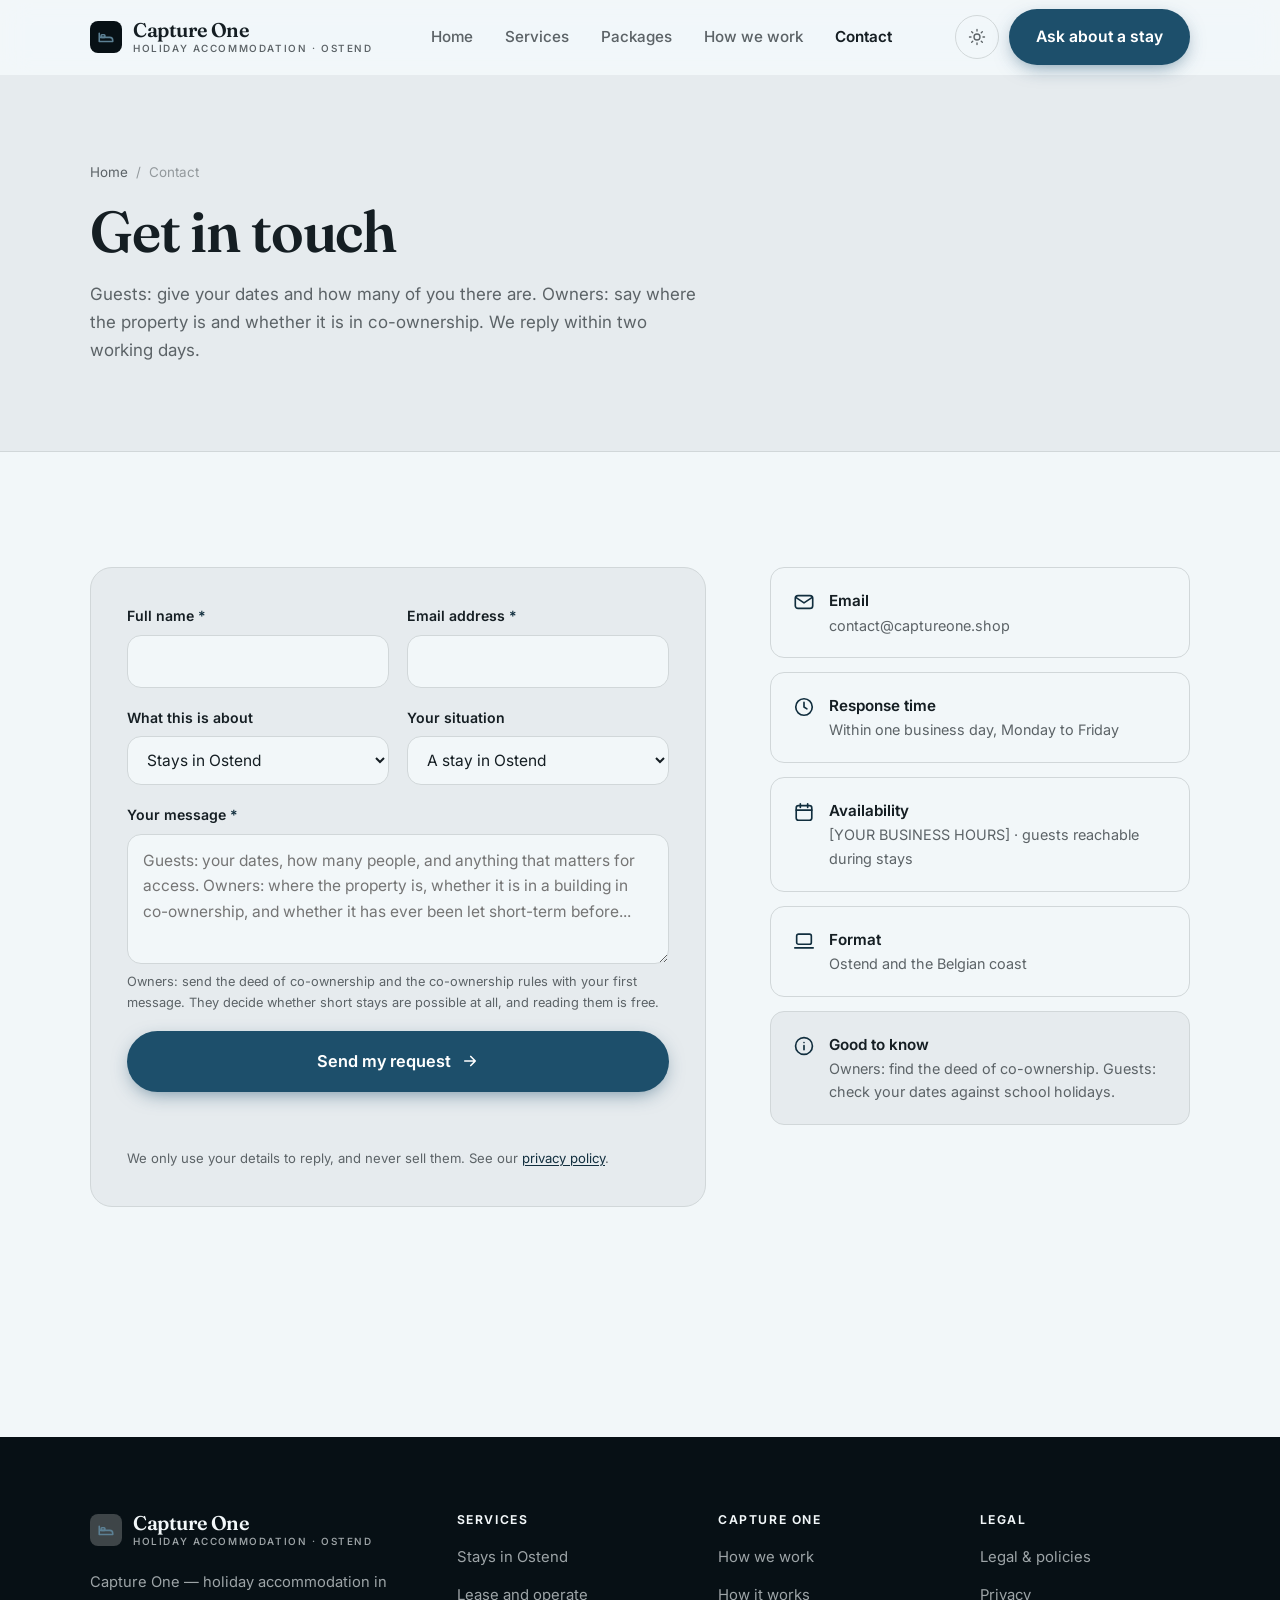
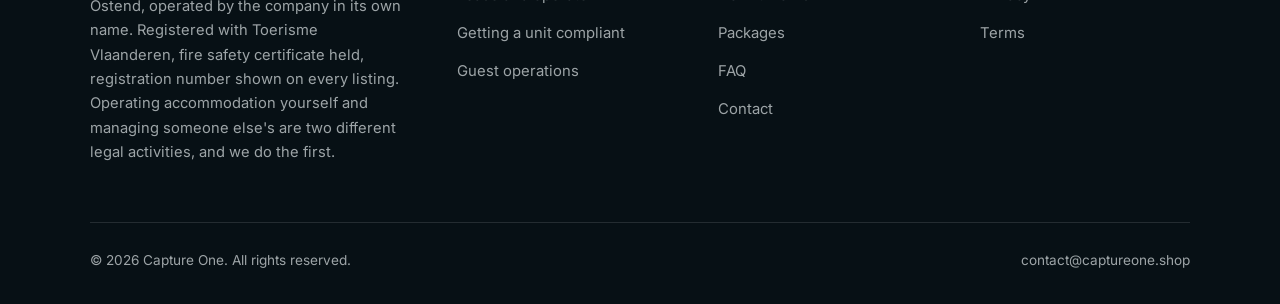
<file: contact.html>
<!DOCTYPE html>
<html lang="en" class="no-js">
<head>
<meta charset="utf-8">
<meta name="viewport" content="width=device-width, initial-scale=1">
<title>Contact — Capture One</title>
<meta name="description" content="Contact Capture One in Ostend about a stay, or about leasing a coastal property to be operated. We reply within two working days.">
<link rel="canonical" href="https://captureone.shop/contact.html">

<meta property="og:type" content="website">
<meta property="og:url" content="https://captureone.shop/contact.html">
<meta property="og:site_name" content="Capture One">
<meta property="og:locale" content="en_US">
<meta property="og:title" content="Contact — Capture One">
<meta property="og:description" content="Contact Capture One in Ostend about a stay, or about leasing a coastal property to be operated. We reply within two working days.">
<meta name="theme-color" content="#071015">

<link rel="icon" href="assets/img/favicon.svg" type="image/svg+xml">
<link rel="preconnect" href="https://fonts.googleapis.com">
<link rel="preconnect" href="https://fonts.gstatic.com" crossorigin>
<link rel="stylesheet" href="https://fonts.googleapis.com/css2?family=Fraunces:opsz,wght@9..144,400;9..144,600;9..144,700&family=Inter:wght@400..700&display=swap">
<link rel="stylesheet" href="assets/css/style.css">

<!-- Thème appliqué avant le premier rendu (évite le flash) -->
<script>
document.documentElement.classList.remove('no-js');
(function(){try{var t=localStorage.getItem('site-theme');if(t){document.documentElement.setAttribute('data-theme',t);}}catch(e){}})();
</script>
</head>

<body>
<a class="skip-link" href="#main">Skip to main content</a>

<header class="site-header">
  <nav class="wrap nav" aria-label="Main navigation">
    <a class="brand" href="index.html">
      <svg class="brand__mark" viewBox="0 0 64 64" aria-hidden="true">
        <rect class="bm-bg" width="64" height="64" rx="16"/>
        <g class="bm-ic" transform="translate(14 14) scale(1.5)" fill="none" stroke-width="2.1" stroke-linecap="round" stroke-linejoin="round"><path d="M3 7v11M3 18h18M3 12.5h14a4 4 0 0 1 4 4V18"/><rect x="5.5" y="9" width="5" height="3.5" rx="1"/></g>
      </svg>
      <span>Capture One<span class="brand__sub">HOLIDAY ACCOMMODATION · OSTEND</span></span>
    </a>

    <ul class="nav__links" id="nav-links">
      <li><a href="index.html">Home</a></li>
      <li><a href="programs.html">Services</a></li>
      <li><a href="index.html#pricing">Packages</a></li>
      <li><a href="about.html">How we work</a></li>
      <li><a href="contact.html" aria-current="page">Contact</a></li>
      <li><a class="btn btn--primary" href="contact.html">Ask about a stay</a></li>
    </ul>

    <div class="nav__cta">
      <button class="theme-toggle" type="button" aria-label="Switch to dark theme">
        <svg class="icon-sun" viewBox="0 0 24 24" fill="none" stroke="currentColor" stroke-width="1.8" stroke-linecap="round" aria-hidden="true"><circle cx="12" cy="12" r="4"/><path d="M12 2v2m0 16v2M2 12h2m16 0h2M4.9 4.9l1.4 1.4m11.4 11.4 1.4 1.4M19.1 4.9l-1.4 1.4M6.3 17.7l-1.4 1.4"/></svg>
        <svg class="icon-moon" viewBox="0 0 24 24" fill="none" stroke="currentColor" stroke-width="1.8" stroke-linecap="round" stroke-linejoin="round" aria-hidden="true"><path d="M21 12.8A9 9 0 1 1 11.2 3a7 7 0 0 0 9.8 9.8z"/></svg>
      </button>
      <a class="btn btn--primary" href="contact.html">Ask about a stay</a>
      <button class="nav__toggle" type="button" aria-expanded="false" aria-controls="nav-links" aria-label="Open menu">
        <svg class="icon-open" viewBox="0 0 24 24" fill="none" stroke="currentColor" stroke-width="2" stroke-linecap="round" aria-hidden="true"><path d="M3 6h18M3 12h18M3 18h18"/></svg>
        <svg class="icon-close" viewBox="0 0 24 24" fill="none" stroke="currentColor" stroke-width="2" stroke-linecap="round" aria-hidden="true"><path d="M6 6l12 12M18 6L6 18"/></svg>
      </button>
    </div>
  </nav>
</header>

<main id="main">

<section class="page-head">
  <div class="wrap">
    <nav class="breadcrumb" aria-label="Breadcrumb">
      <a href="index.html">Home</a><span>/</span><span aria-current="page">Contact</span>
    </nav>
    <h1>Get in touch</h1>
    <p>Guests: give your dates and how many of you there are. Owners: say where the property is and whether it is in co-ownership. We reply within two working days.</p>
  </div>
</section>

<section class="section wrap">
  <div class="form-layout">

    <!--
      FORM: the action attribute holds a placeholder id. Create a free form at
      https://formspree.io and replace VOTRE_ID_FORMSPREE. Until then, the button
      opens the visitor's email app with a pre-filled message to contact@captureone.shop.
    -->
    <form class="form" id="contact-form" action="https://formspree.io/f/VOTRE_ID_FORMSPREE" method="POST"
          data-email="contact@captureone.shop" data-subject="Enquiry"
          data-msg-mail="Your email app will open with the message ready to send." data-msg-sending="Sending…"
          data-msg-ok="Thanks! Your message is on its way. We reply within one business day." data-msg-err="Sending failed. Please email us directly at">
      <div class="form__row">
        <div class="field">
          <label for="nom">Full name <span class="req" aria-hidden="true">*</span></label>
          <input type="text" id="nom" name="nom" autocomplete="name" required>
        </div>
        <div class="field">
          <label for="email">Email address <span class="req" aria-hidden="true">*</span></label>
          <input type="email" id="email" name="email" autocomplete="email" required>
        </div>
      </div>

      <div class="form__row">
        <div class="field">
          <label for="programme">What this is about</label>
          <select id="programme" name="programme">
            <option>Stays in Ostend</option>
            <option>Lease and operate</option>
            <option>Getting a unit compliant</option>
            <option>Guest operations</option>
            <option>Not sure yet</option>
          </select>
        </div>
        <div class="field">
          <label for="niveau">Your situation</label>
          <select id="niveau" name="niveau">
            <option>A stay in Ostend</option>
            <option>Leasing my property to you</option>
            <option>Getting my unit compliant</option>
            <option>Something else</option>
          </select>
        </div>
      </div>

      <div class="field">
        <label for="message">Your message <span class="req" aria-hidden="true">*</span></label>
        <textarea id="message" name="message" required placeholder="Guests: your dates, how many people, and anything that matters for access. Owners: where the property is, whether it is in a building in co-ownership, and whether it has ever been let short-term before..."></textarea>
        <span class="field__hint">Owners: send the deed of co-ownership and the co-ownership rules with your first message. They decide whether short stays are possible at all, and reading them is free.</span>
      </div>

      <!-- Bot trap: hidden from humans -->
      <div class="visually-hidden" aria-hidden="true">
        <label for="site-web">Leave this field empty</label>
        <input type="text" id="site-web" name="_gotcha" tabindex="-1" autocomplete="off">
      </div>

      <button class="btn btn--primary btn--lg" type="submit">Send my request <svg viewBox="0 0 24 24" fill="none" stroke="currentColor" stroke-width="2.2" stroke-linecap="round" stroke-linejoin="round" aria-hidden="true"><path d="M5 12h14M13 6l6 6-6 6"/></svg></button>

      <p id="form-status" class="form__status" role="status" aria-live="polite"></p>

      <p class="form__note">
        We only use your details to reply, and never sell them. See our <a href="legal.html#privacy">privacy policy</a>.
      </p>
    </form>

    <aside class="contact-aside">
      <div class="contact-card">
        <svg viewBox="0 0 24 24" fill="none" stroke="currentColor" stroke-width="1.8" stroke-linecap="round" stroke-linejoin="round" aria-hidden="true"><rect x="2.5" y="5" width="19" height="14" rx="3"/><path d="M3 7l9 6 9-6"/></svg>
        <div><b>Email</b><a href="mailto:contact@captureone.shop">contact@captureone.shop</a></div>
      </div>
      <div class="contact-card">
        <svg viewBox="0 0 24 24" fill="none" stroke="currentColor" stroke-width="1.8" stroke-linecap="round" stroke-linejoin="round" aria-hidden="true"><circle cx="12" cy="12" r="9"/><path d="M12 7v5l3.2 2"/></svg>
        <div><b>Response time</b><span>Within one business day, Monday to Friday</span></div>
      </div>
      <div class="contact-card">
        <svg viewBox="0 0 24 24" fill="none" stroke="currentColor" stroke-width="1.8" stroke-linecap="round" stroke-linejoin="round" aria-hidden="true"><rect x="3.5" y="5" width="17" height="16" rx="2.5"/><path d="M8 3v4M16 3v4M3.5 10h17"/></svg>
        <div><b>Availability</b><span>[YOUR BUSINESS HOURS] · guests reachable during stays</span></div>
      </div>
      <div class="contact-card">
        <svg viewBox="0 0 24 24" fill="none" stroke="currentColor" stroke-width="1.8" stroke-linecap="round" stroke-linejoin="round" aria-hidden="true"><rect x="4" y="4.5" width="16" height="11" rx="2"/><path d="M2 19.5h20"/></svg>
        <div><b>Format</b><span>Ostend and the Belgian coast</span></div>
      </div>
      <div class="contact-card contact-card--soft">
        <svg viewBox="0 0 24 24" fill="none" stroke="currentColor" stroke-width="1.8" stroke-linecap="round" stroke-linejoin="round" aria-hidden="true"><circle cx="12" cy="12" r="9.2"/><path d="M12 16v-4.5M12 8.2v.1"/></svg>
        <div><b>Good to know</b><span>Owners: find the deed of co-ownership. Guests: check your dates against school holidays.</span></div>
      </div>
    </aside>

  </div>
</section>

</main>

<footer class="site-footer">
  <div class="wrap">
    <div class="footer__grid">
      <div class="footer__brand">
        <a class="brand" href="index.html">
          <svg class="brand__mark" viewBox="0 0 64 64" aria-hidden="true">
        <rect class="bm-bg" width="64" height="64" rx="16"/>
        <g class="bm-ic" transform="translate(14 14) scale(1.5)" fill="none" stroke-width="2.1" stroke-linecap="round" stroke-linejoin="round"><path d="M3 7v11M3 18h18M3 12.5h14a4 4 0 0 1 4 4V18"/><rect x="5.5" y="9" width="5" height="3.5" rx="1"/></g>
      </svg>
          <span>Capture One<span class="brand__sub">HOLIDAY ACCOMMODATION · OSTEND</span></span>
        </a>
        <p>Capture One — holiday accommodation in Ostend, operated by the company in its own name. Registered with Toerisme Vlaanderen, fire safety certificate held, registration number shown on every listing. Operating accommodation yourself and managing someone else's are two different legal activities, and we do the first.</p>
      </div>

      <div class="footer__col">
        <h4>Services</h4>
        <ul>
          <li><a href="programs.html#stays">Stays in Ostend</a></li>
          <li><a href="programs.html#lease">Lease and operate</a></li>
          <li><a href="programs.html#compliance">Getting a unit compliant</a></li>
          <li><a href="programs.html#operations">Guest operations</a></li>
        </ul>
      </div>

      <div class="footer__col">
        <h4>Capture One</h4>
        <ul>
          <li><a href="about.html">How we work</a></li>
          <li><a href="index.html#how-it-works">How it works</a></li>
          <li><a href="index.html#pricing">Packages</a></li>
          <li><a href="index.html#faq">FAQ</a></li>
          <li><a href="contact.html">Contact</a></li>
        </ul>
      </div>

      <div class="footer__col">
        <h4>Legal</h4>
        <ul>
          <li><a href="legal.html">Legal &amp; policies</a></li>
          <li><a href="legal.html#privacy">Privacy</a></li>
          <li><a href="legal.html#terms">Terms</a></li>
        </ul>
      </div>
    </div>

    <div class="footer__bottom">
      <p>© <span data-year>2026</span> Capture One. All rights reserved.</p>
      <p><a href="mailto:contact@captureone.shop">contact@captureone.shop</a></p>
    </div>
  </div>
</footer>

<script src="assets/js/main.js" defer></script>
</body>
</html>
</file>
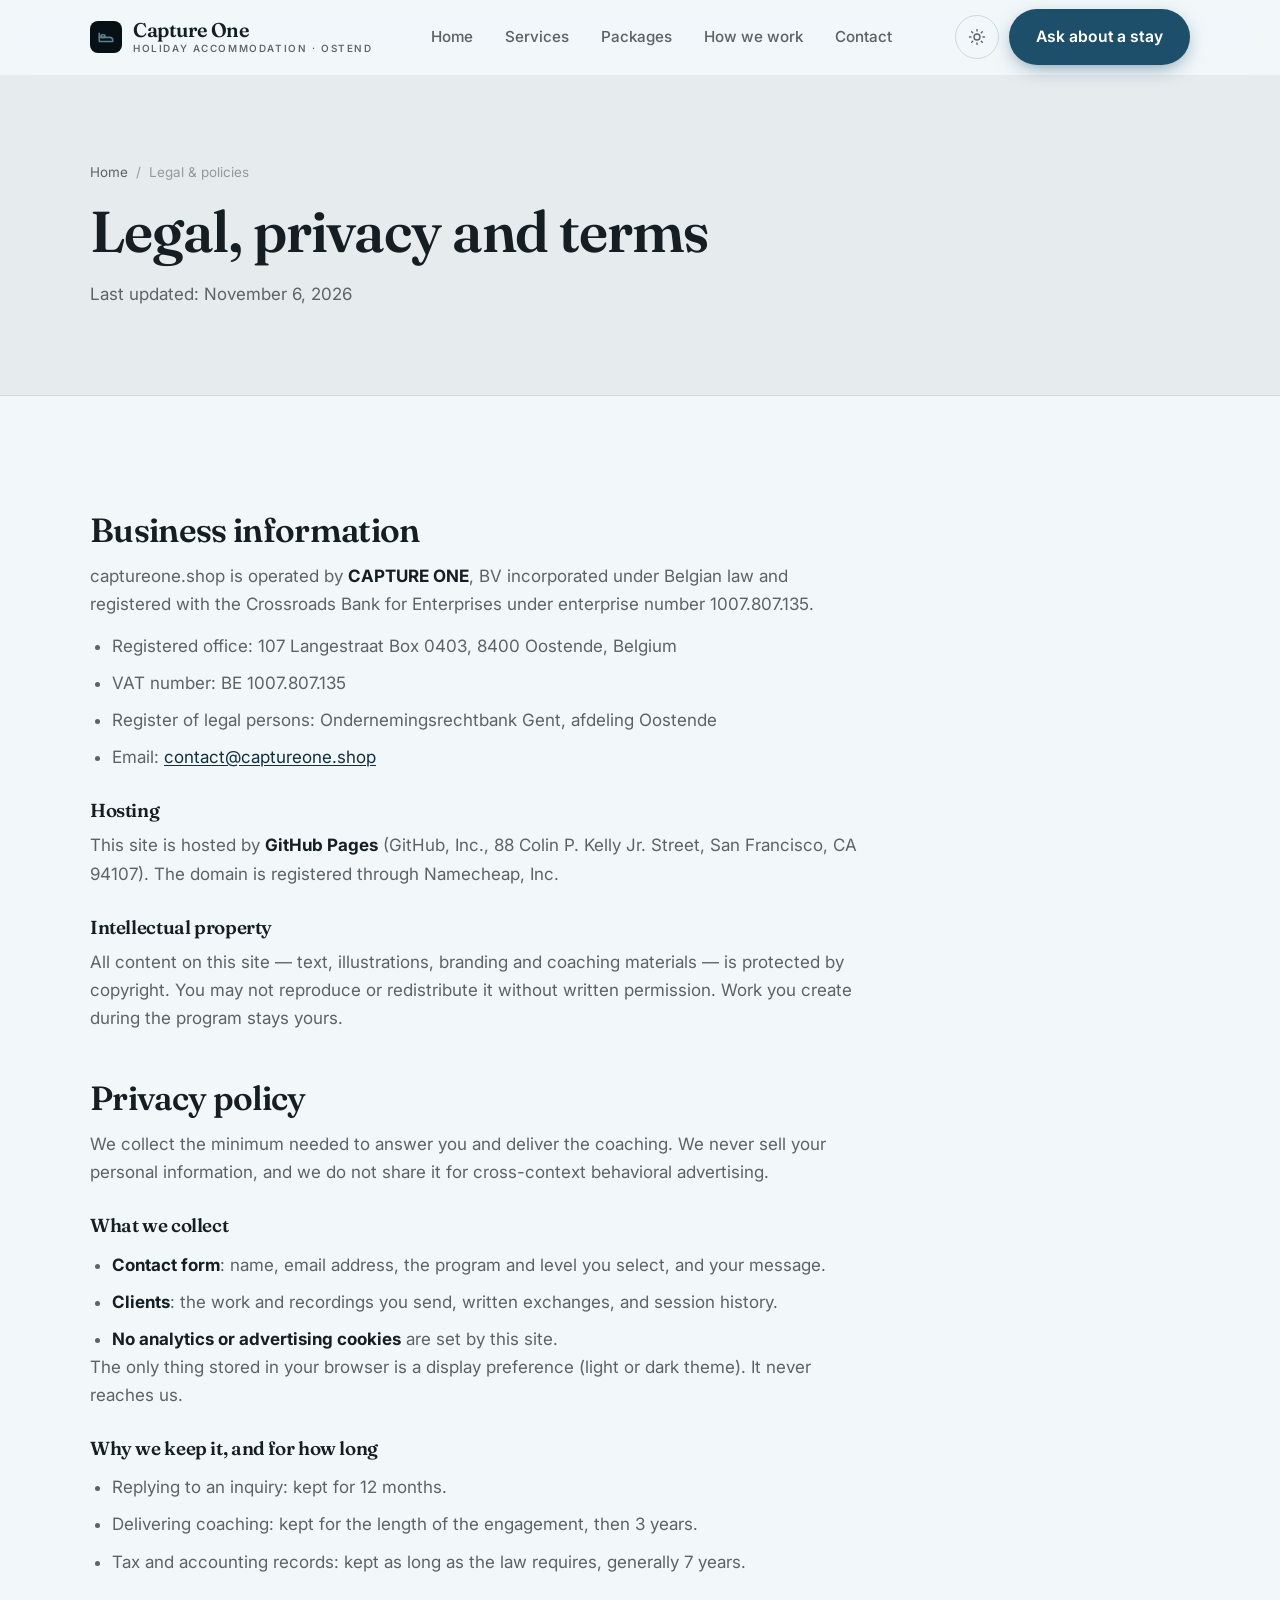
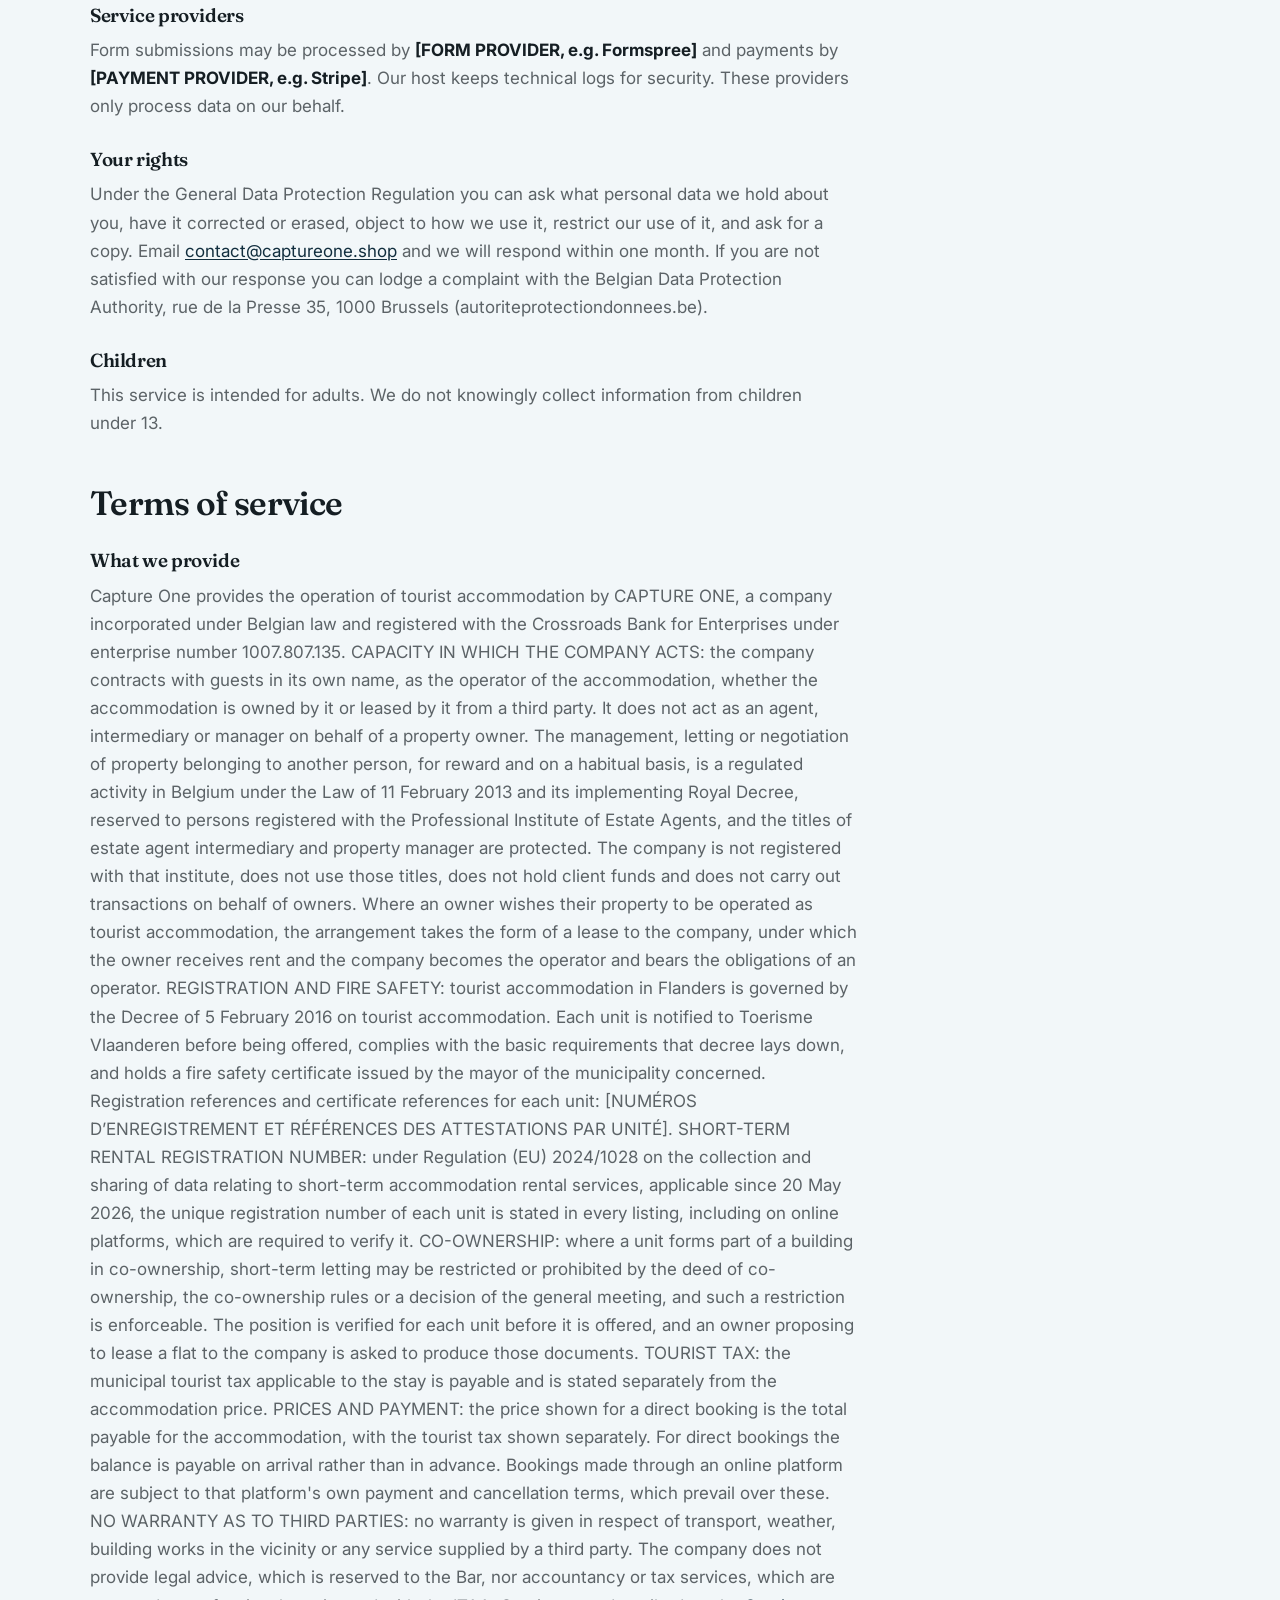
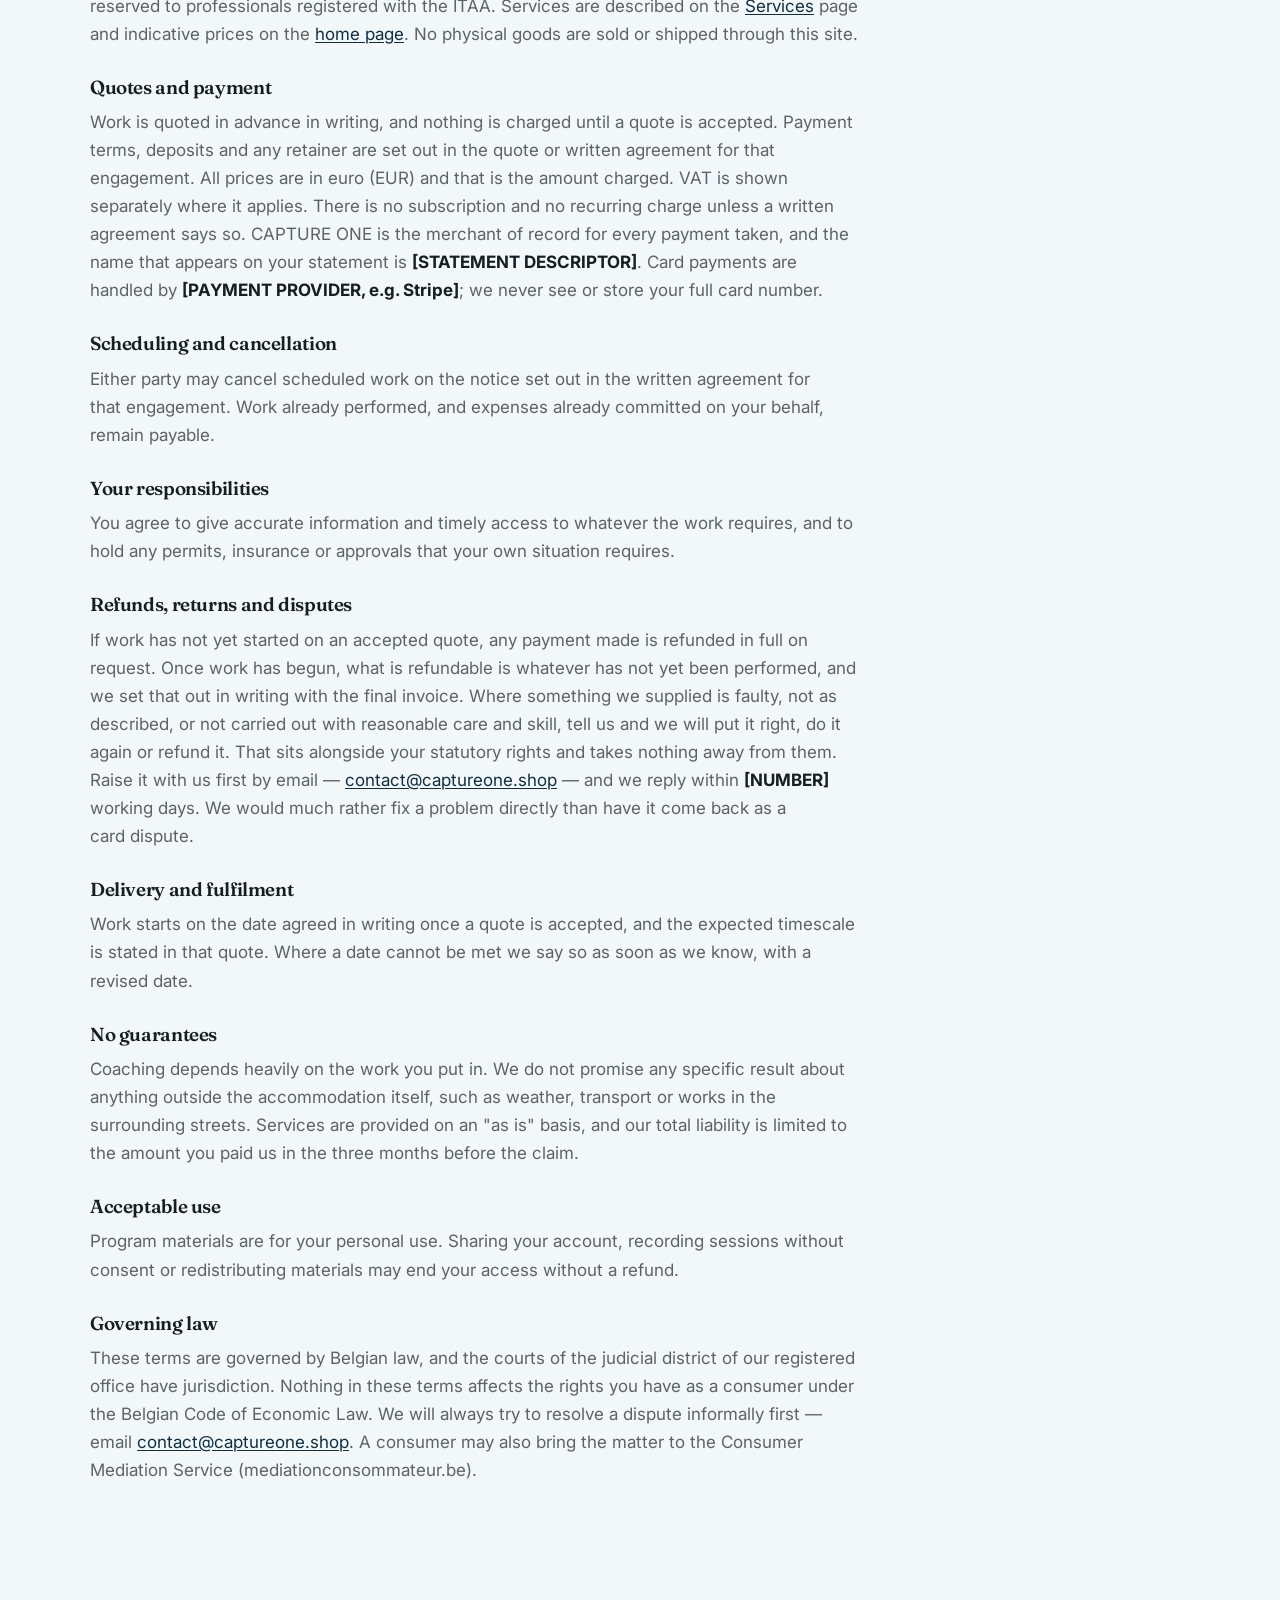
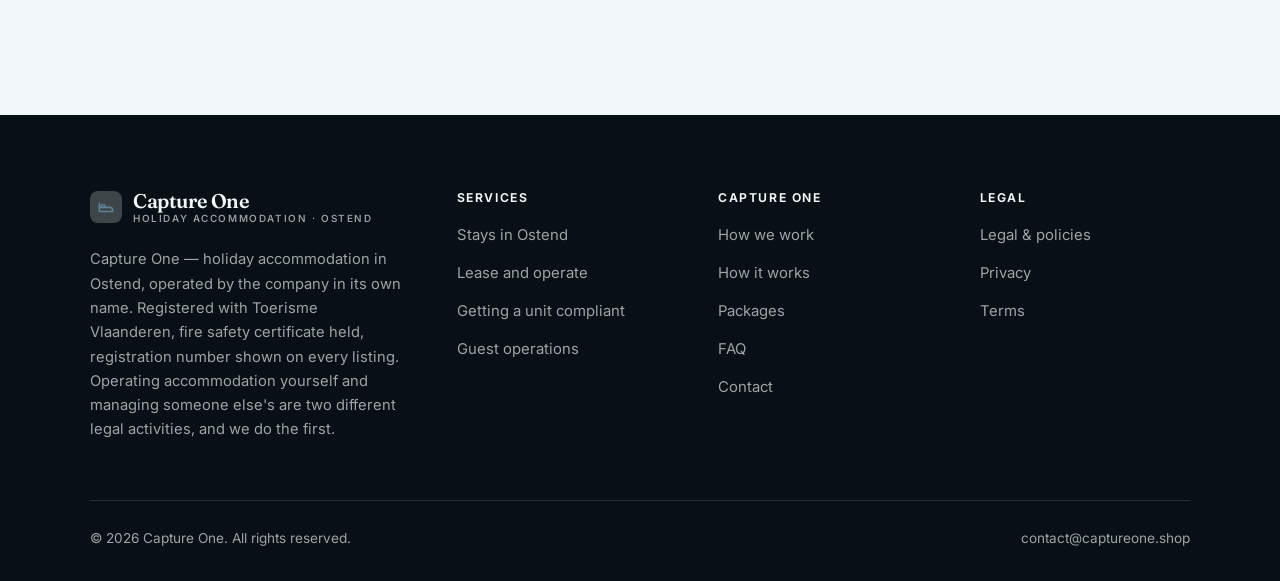
<file: legal.html>
<!DOCTYPE html>
<html lang="en" class="no-js">
<head>
<meta charset="utf-8">
<meta name="viewport" content="width=device-width, initial-scale=1">
<title>Legal, privacy and terms — Capture One</title>
<meta name="description" content="Business information, privacy policy and terms of service for Capture One.">
<meta name="robots" content="noindex">

<meta property="og:type" content="website">
<meta property="og:url" content="https://captureone.shop/legal.html">
<meta property="og:site_name" content="Capture One">
<meta property="og:locale" content="en_US">
<meta property="og:title" content="Legal, privacy and terms — Capture One">
<meta property="og:description" content="Business information, privacy policy and terms of service for Capture One.">
<meta name="theme-color" content="#071015">

<link rel="icon" href="assets/img/favicon.svg" type="image/svg+xml">
<link rel="preconnect" href="https://fonts.googleapis.com">
<link rel="preconnect" href="https://fonts.gstatic.com" crossorigin>
<link rel="stylesheet" href="https://fonts.googleapis.com/css2?family=Fraunces:opsz,wght@9..144,400;9..144,600;9..144,700&family=Inter:wght@400..700&display=swap">
<link rel="stylesheet" href="assets/css/style.css">

<!-- Thème appliqué avant le premier rendu (évite le flash) -->
<script>
document.documentElement.classList.remove('no-js');
(function(){try{var t=localStorage.getItem('site-theme');if(t){document.documentElement.setAttribute('data-theme',t);}}catch(e){}})();
</script>
</head>

<body>
<a class="skip-link" href="#main">Skip to main content</a>

<header class="site-header">
  <nav class="wrap nav" aria-label="Main navigation">
    <a class="brand" href="index.html">
      <svg class="brand__mark" viewBox="0 0 64 64" aria-hidden="true">
        <rect class="bm-bg" width="64" height="64" rx="16"/>
        <g class="bm-ic" transform="translate(14 14) scale(1.5)" fill="none" stroke-width="2.1" stroke-linecap="round" stroke-linejoin="round"><path d="M3 7v11M3 18h18M3 12.5h14a4 4 0 0 1 4 4V18"/><rect x="5.5" y="9" width="5" height="3.5" rx="1"/></g>
      </svg>
      <span>Capture One<span class="brand__sub">HOLIDAY ACCOMMODATION · OSTEND</span></span>
    </a>

    <ul class="nav__links" id="nav-links">
      <li><a href="index.html">Home</a></li>
      <li><a href="programs.html">Services</a></li>
      <li><a href="index.html#pricing">Packages</a></li>
      <li><a href="about.html">How we work</a></li>
      <li><a href="contact.html">Contact</a></li>
      <li><a class="btn btn--primary" href="contact.html">Ask about a stay</a></li>
    </ul>

    <div class="nav__cta">
      <button class="theme-toggle" type="button" aria-label="Switch to dark theme">
        <svg class="icon-sun" viewBox="0 0 24 24" fill="none" stroke="currentColor" stroke-width="1.8" stroke-linecap="round" aria-hidden="true"><circle cx="12" cy="12" r="4"/><path d="M12 2v2m0 16v2M2 12h2m16 0h2M4.9 4.9l1.4 1.4m11.4 11.4 1.4 1.4M19.1 4.9l-1.4 1.4M6.3 17.7l-1.4 1.4"/></svg>
        <svg class="icon-moon" viewBox="0 0 24 24" fill="none" stroke="currentColor" stroke-width="1.8" stroke-linecap="round" stroke-linejoin="round" aria-hidden="true"><path d="M21 12.8A9 9 0 1 1 11.2 3a7 7 0 0 0 9.8 9.8z"/></svg>
      </button>
      <a class="btn btn--primary" href="contact.html">Ask about a stay</a>
      <button class="nav__toggle" type="button" aria-expanded="false" aria-controls="nav-links" aria-label="Open menu">
        <svg class="icon-open" viewBox="0 0 24 24" fill="none" stroke="currentColor" stroke-width="2" stroke-linecap="round" aria-hidden="true"><path d="M3 6h18M3 12h18M3 18h18"/></svg>
        <svg class="icon-close" viewBox="0 0 24 24" fill="none" stroke="currentColor" stroke-width="2" stroke-linecap="round" aria-hidden="true"><path d="M6 6l12 12M18 6L6 18"/></svg>
      </button>
    </div>
  </nav>
</header>

<main id="main">

<section class="page-head">
  <div class="wrap">
    <nav class="breadcrumb" aria-label="Breadcrumb">
      <a href="index.html">Home</a><span>/</span><span aria-current="page">Legal &amp; policies</span>
    </nav>
    <h1>Legal, privacy and terms</h1>
    <p>Last updated: <time datetime="2026-11-06">November 6, 2026</time></p>
  </div>
</section>

<section class="section wrap">
  <div class="prose">

    <!--
      TO DO: this is a skeleton, not legal advice. Replace every [BRACKET] with
      your real details before selling, and have a lawyer review it if you can.
      Consumer protection rules differ by state.
    -->

    <h2 id="business">Business information</h2>
    <p>
      captureone.shop is operated by <strong>CAPTURE ONE</strong>,
      BV incorporated under Belgian law and registered with the
      Crossroads Bank for Enterprises under enterprise number 1007.807.135.
    </p>
    <ul>
      <li>Registered office: 107 Langestraat Box 0403, 8400 Oostende, Belgium</li>
      <li>VAT number: BE 1007.807.135</li>
      <li>Register of legal persons: Ondernemingsrechtbank Gent, afdeling Oostende</li>
      <li>Email: <a href="mailto:contact@captureone.shop">contact@captureone.shop</a></li>
    </ul>

    <h3>Hosting</h3>
    <p>
      This site is hosted by <strong>GitHub Pages</strong> (GitHub, Inc., 88 Colin P. Kelly Jr. Street,
      San Francisco, CA 94107). The domain is registered through Namecheap, Inc.
    </p>

    <h3>Intellectual property</h3>
    <p>
      All content on this site — text, illustrations, branding and coaching materials — is protected by
      copyright. You may not reproduce or redistribute it without written permission. Work you create during
      the program stays yours.
    </p>

    <h2 id="privacy">Privacy policy</h2>
    <p>
      We collect the minimum needed to answer you and deliver the coaching. We never sell your personal
      information, and we do not share it for cross-context behavioral advertising.
    </p>
    <h3>What we collect</h3>
    <ul>
      <li><strong>Contact form</strong>: name, email address, the program and level you select, and your message.</li>
      <li><strong>Clients</strong>: the work and recordings you send, written exchanges, and session history.</li>
      <li><strong>No analytics or advertising cookies</strong> are set by this site.</li>
    </ul>
    <p>
      The only thing stored in your browser is a display preference (light or dark theme). It never reaches us.
    </p>
    <h3>Why we keep it, and for how long</h3>
    <ul>
      <li>Replying to an inquiry: kept for 12 months.</li>
      <li>Delivering coaching: kept for the length of the engagement, then 3 years.</li>
      <li>Tax and accounting records: kept as long as the law requires, generally 7 years.</li>
    </ul>
    <h3>Service providers</h3>
    <p>
      Form submissions may be processed by <strong>[FORM PROVIDER, e.g. Formspree]</strong> and payments by
      <strong>[PAYMENT PROVIDER, e.g. Stripe]</strong>. Our host keeps technical logs for security. These
      providers only process data on our behalf.
    </p>
    <h3>Your rights</h3>
    <p>
      Under the General Data Protection Regulation you can ask what personal data we hold about you,
      have it corrected or erased, object to how we use it, restrict our use of it, and ask for a copy.
      Email <a href="mailto:contact@captureone.shop">contact@captureone.shop</a> and we will respond within one month. If you are not
      satisfied with our response you can lodge a complaint with the Belgian Data Protection Authority,
      rue de la Presse 35, 1000 Brussels (autoriteprotectiondonnees.be).
    </p>
    <h3>Children</h3>
    <p>
      This service is intended for adults. We do not knowingly collect information from children under 13.
    </p>

    <h2 id="terms">Terms of service</h2>
    <h3>What we provide</h3>
    <p>
      Capture One provides the operation of tourist accommodation by CAPTURE ONE, a company incorporated under Belgian law and registered with the Crossroads Bank for Enterprises under enterprise number 1007.807.135. CAPACITY IN WHICH THE COMPANY ACTS: the company contracts with guests in its own name, as the operator of the accommodation, whether the accommodation is owned by it or leased by it from a third party. It does not act as an agent, intermediary or manager on behalf of a property owner. The management, letting or negotiation of property belonging to another person, for reward and on a habitual basis, is a regulated activity in Belgium under the Law of 11 February 2013 and its implementing Royal Decree, reserved to persons registered with the Professional Institute of Estate Agents, and the titles of estate agent intermediary and property manager are protected. The company is not registered with that institute, does not use those titles, does not hold client funds and does not carry out transactions on behalf of owners. Where an owner wishes their property to be operated as tourist accommodation, the arrangement takes the form of a lease to the company, under which the owner receives rent and the company becomes the operator and bears the obligations of an operator. REGISTRATION AND FIRE SAFETY: tourist accommodation in Flanders is governed by the Decree of 5 February 2016 on tourist accommodation. Each unit is notified to Toerisme Vlaanderen before being offered, complies with the basic requirements that decree lays down, and holds a fire safety certificate issued by the mayor of the municipality concerned. Registration references and certificate references for each unit: [NUMÉROS D’ENREGISTREMENT ET RÉFÉRENCES DES ATTESTATIONS PAR UNITÉ]. SHORT-TERM RENTAL REGISTRATION NUMBER: under Regulation (EU) 2024/1028 on the collection and sharing of data relating to short-term accommodation rental services, applicable since 20 May 2026, the unique registration number of each unit is stated in every listing, including on online platforms, which are required to verify it. CO-OWNERSHIP: where a unit forms part of a building in co-ownership, short-term letting may be restricted or prohibited by the deed of co-ownership, the co-ownership rules or a decision of the general meeting, and such a restriction is enforceable. The position is verified for each unit before it is offered, and an owner proposing to lease a flat to the company is asked to produce those documents. TOURIST TAX: the municipal tourist tax applicable to the stay is payable and is stated separately from the accommodation price. PRICES AND PAYMENT: the price shown for a direct booking is the total payable for the accommodation, with the tourist tax shown separately. For direct bookings the balance is payable on arrival rather than in advance. Bookings made through an online platform are subject to that platform's own payment and cancellation terms, which prevail over these. NO WARRANTY AS TO THIRD PARTIES: no warranty is given in respect of transport, weather, building works in the vicinity or any service supplied by a third party. The company does not provide legal advice, which is reserved to the Bar, nor accountancy or tax services, which are reserved to professionals registered with the ITAA. Services are described on the
      <a href="programs.html">Services</a> page and indicative prices on the
      <a href="index.html#pricing">home page</a>.
      No physical goods are sold or shipped through this site.
    </p>
    <h3>Quotes and payment</h3>
    <p>
      Work is quoted in advance in writing, and nothing is charged until a quote is accepted. Payment terms,
      deposits and any retainer are set out in the quote or written agreement for that engagement.
      All prices are in euro (EUR) and that is the amount charged. VAT is shown separately where it applies.
      There is no subscription and no recurring charge unless a written agreement says so.
      CAPTURE ONE is the merchant of record for every payment taken, and the name that
      appears on your statement is <strong>[STATEMENT DESCRIPTOR]</strong>. Card payments are handled by
      <strong>[PAYMENT PROVIDER, e.g. Stripe]</strong>; we never see or store your full card number.
    </p>
    <h3>Scheduling and cancellation</h3>
    <p>
      Either party may cancel scheduled work on the notice set out in the written agreement for that engagement.
      Work already performed, and expenses already committed on your behalf, remain payable.
    </p>
    <h3>Your responsibilities</h3>
    <p>
      You agree to give accurate information and timely access to whatever the work requires, and to hold any
      permits, insurance or approvals that your own situation requires.
    </p>
    <h3>Refunds, returns and disputes</h3>
    <p>
      If work has not yet started on an accepted quote, any payment made is refunded in full on request. Once work has begun, what is refundable is whatever has not yet been performed, and we set that out in writing with the final invoice.
      Where something we supplied is faulty, not as described, or not carried out with reasonable care and skill,
      tell us and we will put it right, do it again or refund it. That sits alongside your statutory rights and
      takes nothing away from them. Raise it with us first by email —
      <a href="mailto:contact@captureone.shop">contact@captureone.shop</a> — and we reply within <strong>[NUMBER]</strong> working days.
      We would much rather fix a problem directly than have it come back as a card dispute.
    </p>
    <h3>Delivery and fulfilment</h3>
    <p>
      Work starts on the date agreed in writing once a quote is accepted, and the expected timescale is stated in that quote. Where a date cannot be met we say so as soon as we know, with a revised date.
    </p>

    <h3>No guarantees</h3>
    <p>
      Coaching depends heavily on the work you put in. We do not promise any specific result
      about anything outside the accommodation itself, such as weather, transport or works in the surrounding streets. Services are provided on an "as is" basis, and our total
      liability is limited to the amount you paid us in the three months before the claim.
    </p>
    <h3>Acceptable use</h3>
    <p>
      Program materials are for your personal use. Sharing your account, recording sessions without consent
      or redistributing materials may end your access without a refund.
    </p>
    <h3>Governing law</h3>
    <p>
      These terms are governed by Belgian law, and the courts of the judicial district of our
      registered office have jurisdiction. Nothing in these terms affects the rights you have as a
      consumer under the Belgian Code of Economic Law. We will always try to resolve a dispute
      informally first — email <a href="mailto:contact@captureone.shop">contact@captureone.shop</a>. A consumer may also bring the
      matter to the Consumer Mediation Service (mediationconsommateur.be).
    </p>

  </div>
</section>

</main>

<footer class="site-footer">
  <div class="wrap">
    <div class="footer__grid">
      <div class="footer__brand">
        <a class="brand" href="index.html">
          <svg class="brand__mark" viewBox="0 0 64 64" aria-hidden="true">
        <rect class="bm-bg" width="64" height="64" rx="16"/>
        <g class="bm-ic" transform="translate(14 14) scale(1.5)" fill="none" stroke-width="2.1" stroke-linecap="round" stroke-linejoin="round"><path d="M3 7v11M3 18h18M3 12.5h14a4 4 0 0 1 4 4V18"/><rect x="5.5" y="9" width="5" height="3.5" rx="1"/></g>
      </svg>
          <span>Capture One<span class="brand__sub">HOLIDAY ACCOMMODATION · OSTEND</span></span>
        </a>
        <p>Capture One — holiday accommodation in Ostend, operated by the company in its own name. Registered with Toerisme Vlaanderen, fire safety certificate held, registration number shown on every listing. Operating accommodation yourself and managing someone else's are two different legal activities, and we do the first.</p>
      </div>

      <div class="footer__col">
        <h4>Services</h4>
        <ul>
          <li><a href="programs.html#stays">Stays in Ostend</a></li>
          <li><a href="programs.html#lease">Lease and operate</a></li>
          <li><a href="programs.html#compliance">Getting a unit compliant</a></li>
          <li><a href="programs.html#operations">Guest operations</a></li>
        </ul>
      </div>

      <div class="footer__col">
        <h4>Capture One</h4>
        <ul>
          <li><a href="about.html">How we work</a></li>
          <li><a href="index.html#how-it-works">How it works</a></li>
          <li><a href="index.html#pricing">Packages</a></li>
          <li><a href="index.html#faq">FAQ</a></li>
          <li><a href="contact.html">Contact</a></li>
        </ul>
      </div>

      <div class="footer__col">
        <h4>Legal</h4>
        <ul>
          <li><a href="legal.html">Legal &amp; policies</a></li>
          <li><a href="legal.html#privacy">Privacy</a></li>
          <li><a href="legal.html#terms">Terms</a></li>
        </ul>
      </div>
    </div>

    <div class="footer__bottom">
      <p>© <span data-year>2026</span> Capture One. All rights reserved.</p>
      <p><a href="mailto:contact@captureone.shop">contact@captureone.shop</a></p>
    </div>
  </div>
</footer>

<script src="assets/js/main.js" defer></script>
</body>
</html>
</file>
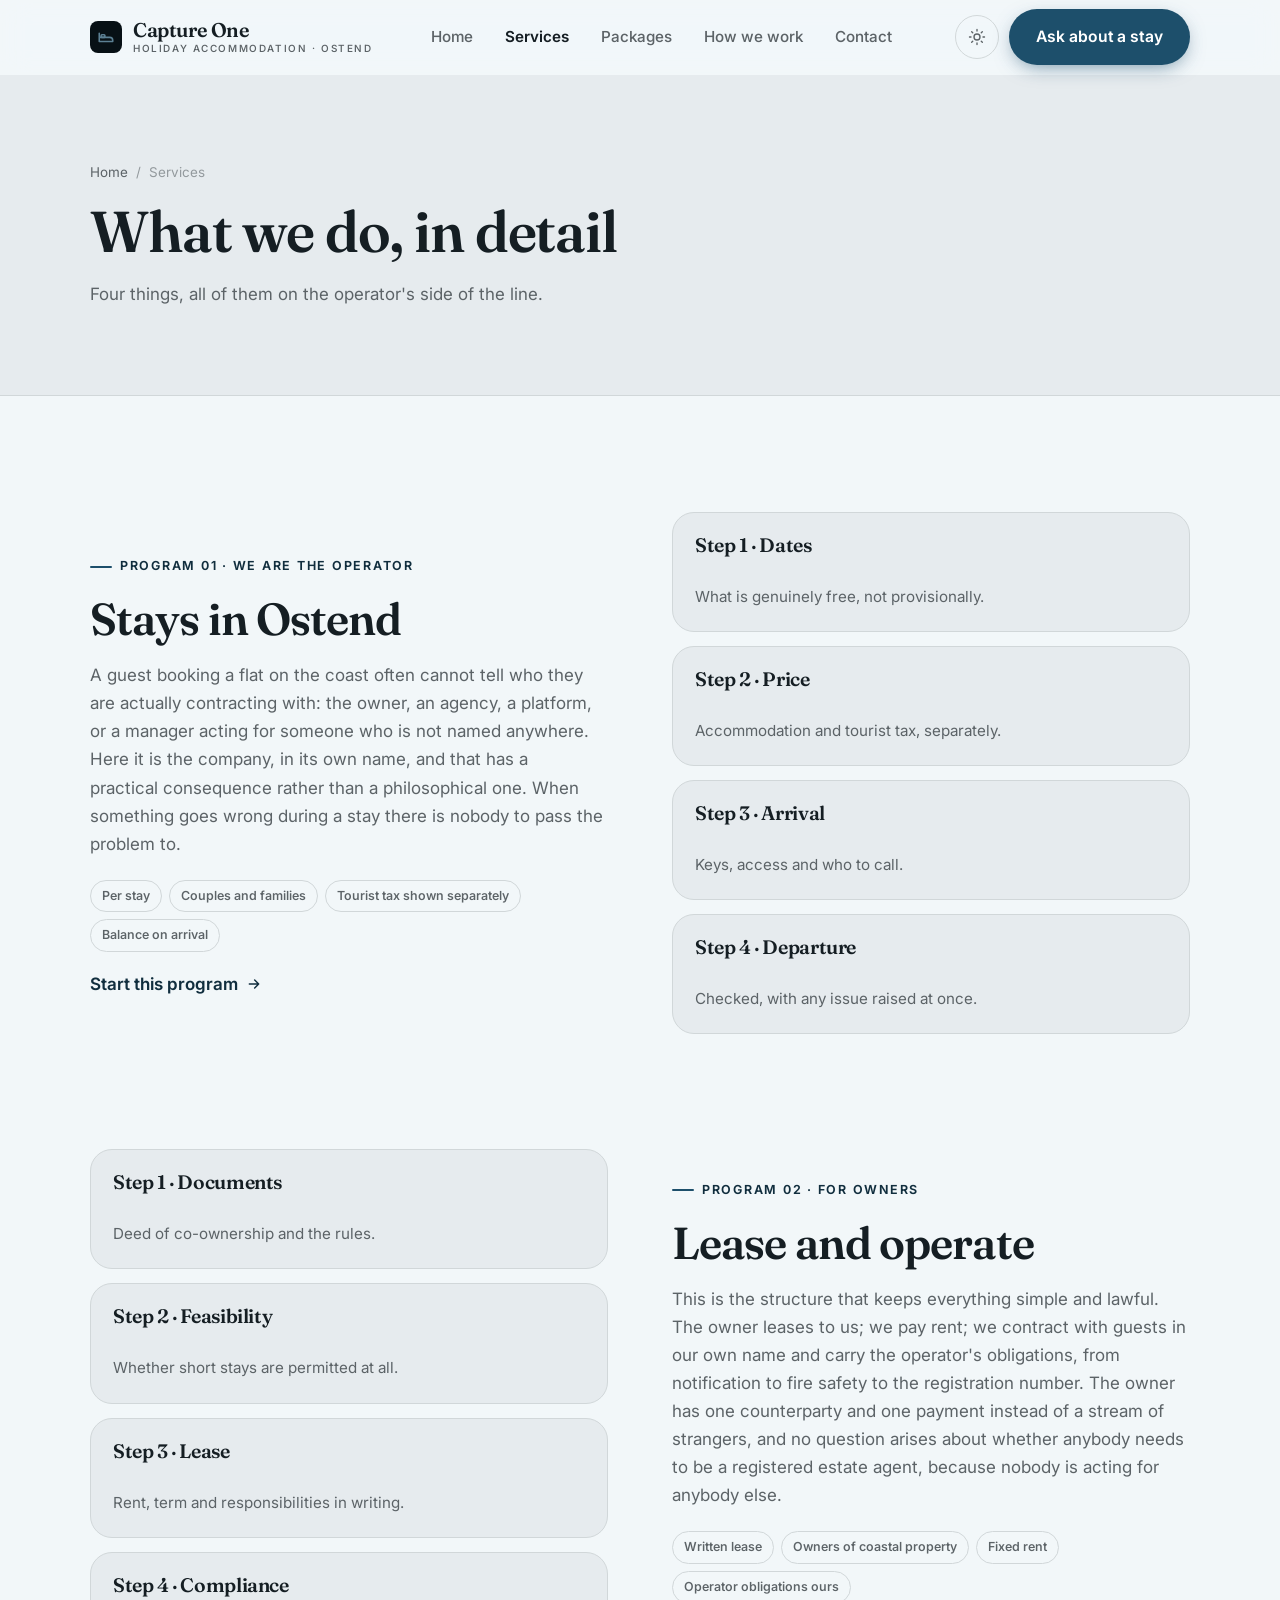
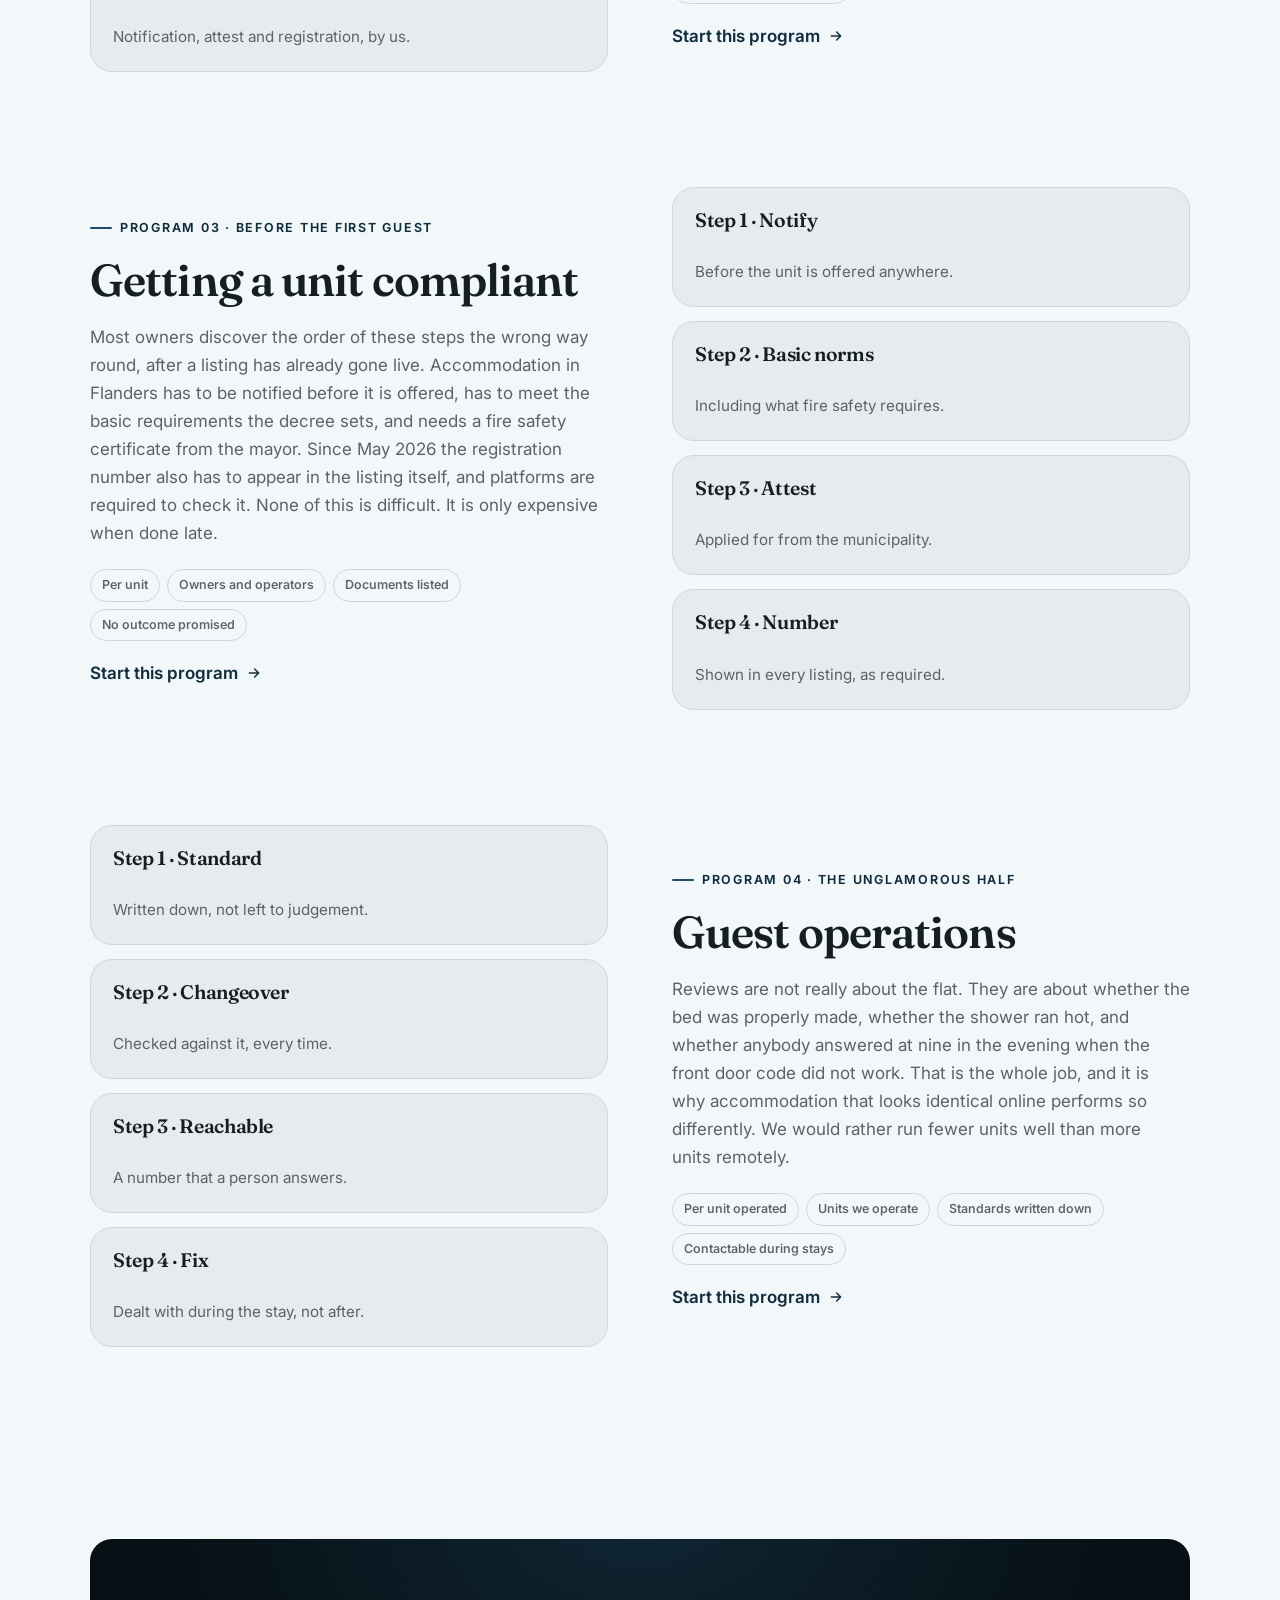
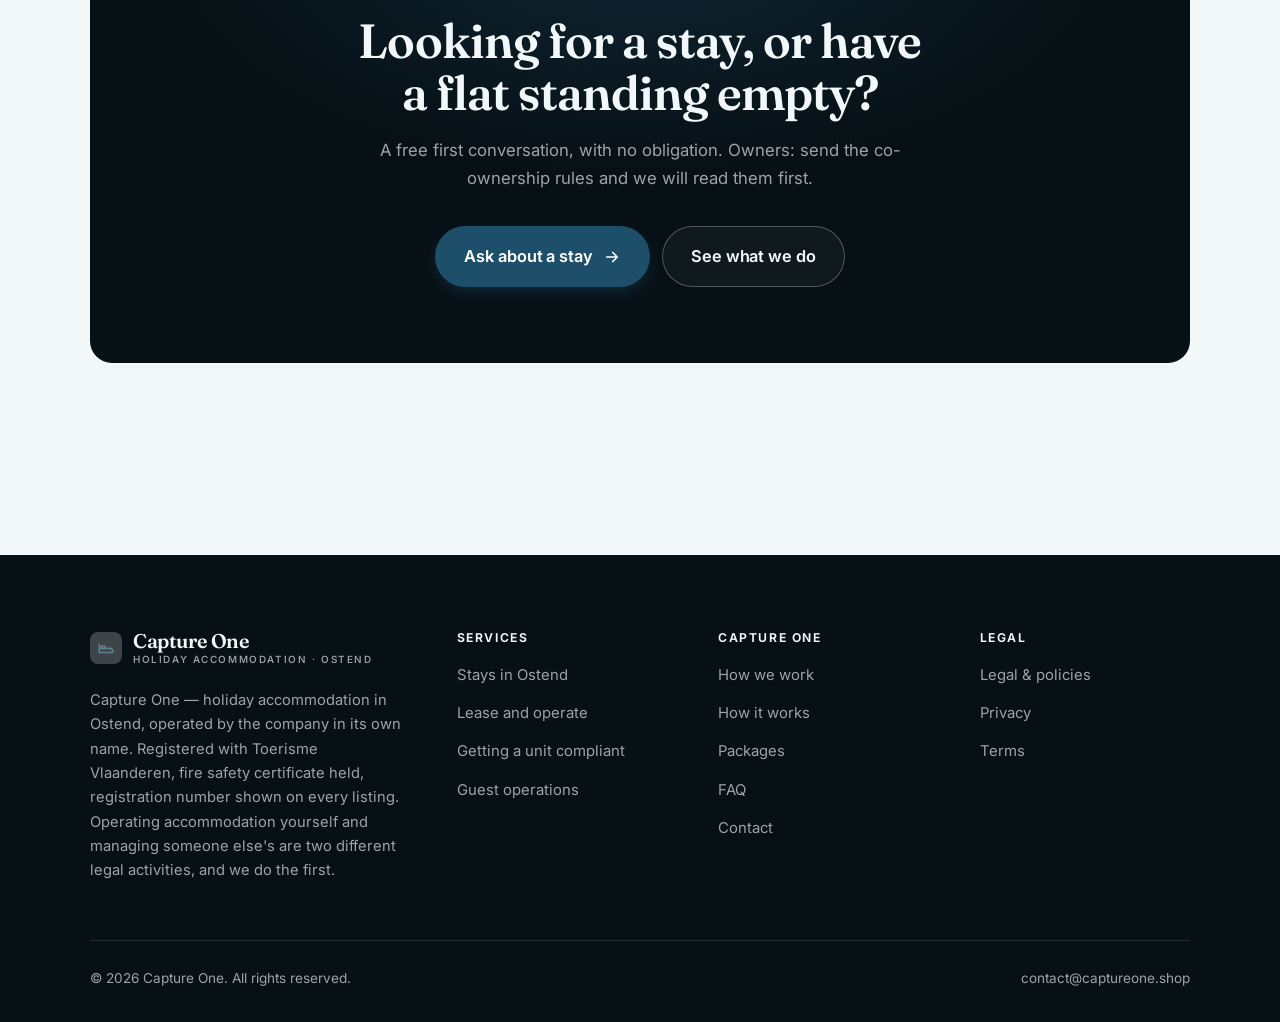
<file: programs.html>
<!DOCTYPE html>
<html lang="en" class="no-js">
<head>
<meta charset="utf-8">
<meta name="viewport" content="width=device-width, initial-scale=1">
<title>Services — Capture One</title>
<meta name="description" content="What Capture One does: stays in Ostend, lease and operate for owners, getting a unit compliant in Flanders, and day-to-day guest operations.">
<link rel="canonical" href="https://captureone.shop/programs.html">

<meta property="og:type" content="website">
<meta property="og:url" content="https://captureone.shop/programs.html">
<meta property="og:site_name" content="Capture One">
<meta property="og:locale" content="en_US">
<meta property="og:title" content="Services — Capture One">
<meta property="og:description" content="What Capture One does: stays in Ostend, lease and operate for owners, getting a unit compliant in Flanders, and day-to-day guest operations.">
<meta name="theme-color" content="#071015">

<link rel="icon" href="assets/img/favicon.svg" type="image/svg+xml">
<link rel="preconnect" href="https://fonts.googleapis.com">
<link rel="preconnect" href="https://fonts.gstatic.com" crossorigin>
<link rel="stylesheet" href="https://fonts.googleapis.com/css2?family=Fraunces:opsz,wght@9..144,400;9..144,600;9..144,700&family=Inter:wght@400..700&display=swap">
<link rel="stylesheet" href="assets/css/style.css">

<!-- Thème appliqué avant le premier rendu (évite le flash) -->
<script>
document.documentElement.classList.remove('no-js');
(function(){try{var t=localStorage.getItem('site-theme');if(t){document.documentElement.setAttribute('data-theme',t);}}catch(e){}})();
</script>
</head>

<body>
<a class="skip-link" href="#main">Skip to main content</a>

<header class="site-header">
  <nav class="wrap nav" aria-label="Main navigation">
    <a class="brand" href="index.html">
      <svg class="brand__mark" viewBox="0 0 64 64" aria-hidden="true">
        <rect class="bm-bg" width="64" height="64" rx="16"/>
        <g class="bm-ic" transform="translate(14 14) scale(1.5)" fill="none" stroke-width="2.1" stroke-linecap="round" stroke-linejoin="round"><path d="M3 7v11M3 18h18M3 12.5h14a4 4 0 0 1 4 4V18"/><rect x="5.5" y="9" width="5" height="3.5" rx="1"/></g>
      </svg>
      <span>Capture One<span class="brand__sub">HOLIDAY ACCOMMODATION · OSTEND</span></span>
    </a>

    <ul class="nav__links" id="nav-links">
      <li><a href="index.html">Home</a></li>
      <li><a href="programs.html" aria-current="page">Services</a></li>
      <li><a href="index.html#pricing">Packages</a></li>
      <li><a href="about.html">How we work</a></li>
      <li><a href="contact.html">Contact</a></li>
      <li><a class="btn btn--primary" href="contact.html">Ask about a stay</a></li>
    </ul>

    <div class="nav__cta">
      <button class="theme-toggle" type="button" aria-label="Switch to dark theme">
        <svg class="icon-sun" viewBox="0 0 24 24" fill="none" stroke="currentColor" stroke-width="1.8" stroke-linecap="round" aria-hidden="true"><circle cx="12" cy="12" r="4"/><path d="M12 2v2m0 16v2M2 12h2m16 0h2M4.9 4.9l1.4 1.4m11.4 11.4 1.4 1.4M19.1 4.9l-1.4 1.4M6.3 17.7l-1.4 1.4"/></svg>
        <svg class="icon-moon" viewBox="0 0 24 24" fill="none" stroke="currentColor" stroke-width="1.8" stroke-linecap="round" stroke-linejoin="round" aria-hidden="true"><path d="M21 12.8A9 9 0 1 1 11.2 3a7 7 0 0 0 9.8 9.8z"/></svg>
      </button>
      <a class="btn btn--primary" href="contact.html">Ask about a stay</a>
      <button class="nav__toggle" type="button" aria-expanded="false" aria-controls="nav-links" aria-label="Open menu">
        <svg class="icon-open" viewBox="0 0 24 24" fill="none" stroke="currentColor" stroke-width="2" stroke-linecap="round" aria-hidden="true"><path d="M3 6h18M3 12h18M3 18h18"/></svg>
        <svg class="icon-close" viewBox="0 0 24 24" fill="none" stroke="currentColor" stroke-width="2" stroke-linecap="round" aria-hidden="true"><path d="M6 6l12 12M18 6L6 18"/></svg>
      </button>
    </div>
  </nav>
</header>

<main id="main">

<section class="page-head">
  <div class="wrap">
    <nav class="breadcrumb" aria-label="Breadcrumb">
      <a href="index.html">Home</a><span>/</span><span aria-current="page">Services</span>
    </nav>
    <h1>What we do, in detail</h1>
    <p>Four things, all of them on the operator's side of the line.</p>
  </div>
</section>

<section class="section wrap" id="stays">
  <div class="split reveal">
    <div>
      <span class="eyebrow">Program 01 · We are the operator</span>
      <h2>Stays in Ostend</h2>
      <p>A guest booking a flat on the coast often cannot tell who they are actually contracting with: the owner, an agency, a platform, or a manager acting for someone who is not named anywhere. Here it is the company, in its own name, and that has a practical consequence rather than a philosophical one. When something goes wrong during a stay there is nobody to pass the problem to.</p>
      <ul class="tags"><li>Per stay</li><li>Couples and families</li><li>Tourist tax shown separately</li><li>Balance on arrival</li></ul>
      <p><a class="arrow-link" href="contact.html">Start this program <svg viewBox="0 0 24 24" fill="none" stroke="currentColor" stroke-width="2.2" stroke-linecap="round" stroke-linejoin="round" aria-hidden="true"><path d="M5 12h14M13 6l6 6-6 6"/></svg></a></p>
    </div>
    <div class="grid grid--2 grid--tight">
      <article class="card card--sm">
        <h3>Step 1 · Dates</h3>
        <p>What is genuinely free, not provisionally.</p>
      </article>
      <article class="card card--sm">
        <h3>Step 2 · Price</h3>
        <p>Accommodation and tourist tax, separately.</p>
      </article>
      <article class="card card--sm">
        <h3>Step 3 · Arrival</h3>
        <p>Keys, access and who to call.</p>
      </article>
      <article class="card card--sm">
        <h3>Step 4 · Departure</h3>
        <p>Checked, with any issue raised at once.</p>
      </article>
    </div>
  </div>
</section>

<section class="section section--flush wrap" id="lease">
  <div class="split reveal">
    <div class="grid grid--2 grid--tight">
      <article class="card card--sm">
        <h3>Step 1 · Documents</h3>
        <p>Deed of co-ownership and the rules.</p>
      </article>
      <article class="card card--sm">
        <h3>Step 2 · Feasibility</h3>
        <p>Whether short stays are permitted at all.</p>
      </article>
      <article class="card card--sm">
        <h3>Step 3 · Lease</h3>
        <p>Rent, term and responsibilities in writing.</p>
      </article>
      <article class="card card--sm">
        <h3>Step 4 · Compliance</h3>
        <p>Notification, attest and registration, by us.</p>
      </article>
    </div>
    <div>
      <span class="eyebrow">Program 02 · For owners</span>
      <h2>Lease and operate</h2>
      <p>This is the structure that keeps everything simple and lawful. The owner leases to us; we pay rent; we contract with guests in our own name and carry the operator's obligations, from notification to fire safety to the registration number. The owner has one counterparty and one payment instead of a stream of strangers, and no question arises about whether anybody needs to be a registered estate agent, because nobody is acting for anybody else.</p>
      <ul class="tags"><li>Written lease</li><li>Owners of coastal property</li><li>Fixed rent</li><li>Operator obligations ours</li></ul>
      <p><a class="arrow-link" href="contact.html">Start this program <svg viewBox="0 0 24 24" fill="none" stroke="currentColor" stroke-width="2.2" stroke-linecap="round" stroke-linejoin="round" aria-hidden="true"><path d="M5 12h14M13 6l6 6-6 6"/></svg></a></p>
    </div>
  </div>
</section>

<section class="section section--flush wrap" id="compliance">
  <div class="split reveal">
    <div>
      <span class="eyebrow">Program 03 · Before the first guest</span>
      <h2>Getting a unit compliant</h2>
      <p>Most owners discover the order of these steps the wrong way round, after a listing has already gone live. Accommodation in Flanders has to be notified before it is offered, has to meet the basic requirements the decree sets, and needs a fire safety certificate from the mayor. Since May 2026 the registration number also has to appear in the listing itself, and platforms are required to check it. None of this is difficult. It is only expensive when done late.</p>
      <ul class="tags"><li>Per unit</li><li>Owners and operators</li><li>Documents listed</li><li>No outcome promised</li></ul>
      <p><a class="arrow-link" href="contact.html">Start this program <svg viewBox="0 0 24 24" fill="none" stroke="currentColor" stroke-width="2.2" stroke-linecap="round" stroke-linejoin="round" aria-hidden="true"><path d="M5 12h14M13 6l6 6-6 6"/></svg></a></p>
    </div>
    <div class="grid grid--2 grid--tight">
      <article class="card card--sm">
        <h3>Step 1 · Notify</h3>
        <p>Before the unit is offered anywhere.</p>
      </article>
      <article class="card card--sm">
        <h3>Step 2 · Basic norms</h3>
        <p>Including what fire safety requires.</p>
      </article>
      <article class="card card--sm">
        <h3>Step 3 · Attest</h3>
        <p>Applied for from the municipality.</p>
      </article>
      <article class="card card--sm">
        <h3>Step 4 · Number</h3>
        <p>Shown in every listing, as required.</p>
      </article>
    </div>
  </div>
</section>

<section class="section section--flush wrap" id="operations">
  <div class="split reveal">
    <div class="grid grid--2 grid--tight">
      <article class="card card--sm">
        <h3>Step 1 · Standard</h3>
        <p>Written down, not left to judgement.</p>
      </article>
      <article class="card card--sm">
        <h3>Step 2 · Changeover</h3>
        <p>Checked against it, every time.</p>
      </article>
      <article class="card card--sm">
        <h3>Step 3 · Reachable</h3>
        <p>A number that a person answers.</p>
      </article>
      <article class="card card--sm">
        <h3>Step 4 · Fix</h3>
        <p>Dealt with during the stay, not after.</p>
      </article>
    </div>
    <div>
      <span class="eyebrow">Program 04 · The unglamorous half</span>
      <h2>Guest operations</h2>
      <p>Reviews are not really about the flat. They are about whether the bed was properly made, whether the shower ran hot, and whether anybody answered at nine in the evening when the front door code did not work. That is the whole job, and it is why accommodation that looks identical online performs so differently. We would rather run fewer units well than more units remotely.</p>
      <ul class="tags"><li>Per unit operated</li><li>Units we operate</li><li>Standards written down</li><li>Contactable during stays</li></ul>
      <p><a class="arrow-link" href="contact.html">Start this program <svg viewBox="0 0 24 24" fill="none" stroke="currentColor" stroke-width="2.2" stroke-linecap="round" stroke-linejoin="round" aria-hidden="true"><path d="M5 12h14M13 6l6 6-6 6"/></svg></a></p>
    </div>
  </div>
</section>

<section class="wrap section--tight">
  <div class="cta-band reveal">
    <h2>Looking for a stay, or have a flat standing empty?</h2>
    <p>A free first conversation, with no obligation. Owners: send the co-ownership rules and we will read them first.</p>
    <div class="hero__actions">
      <a class="btn btn--primary btn--lg" href="contact.html">Ask about a stay <svg viewBox="0 0 24 24" fill="none" stroke="currentColor" stroke-width="2.2" stroke-linecap="round" stroke-linejoin="round" aria-hidden="true"><path d="M5 12h14M13 6l6 6-6 6"/></svg></a>
      <a class="btn btn--on-dark btn--lg" href="programs.html">See what we do</a>
    </div>
  </div>
</section>

</main>

<footer class="site-footer">
  <div class="wrap">
    <div class="footer__grid">
      <div class="footer__brand">
        <a class="brand" href="index.html">
          <svg class="brand__mark" viewBox="0 0 64 64" aria-hidden="true">
        <rect class="bm-bg" width="64" height="64" rx="16"/>
        <g class="bm-ic" transform="translate(14 14) scale(1.5)" fill="none" stroke-width="2.1" stroke-linecap="round" stroke-linejoin="round"><path d="M3 7v11M3 18h18M3 12.5h14a4 4 0 0 1 4 4V18"/><rect x="5.5" y="9" width="5" height="3.5" rx="1"/></g>
      </svg>
          <span>Capture One<span class="brand__sub">HOLIDAY ACCOMMODATION · OSTEND</span></span>
        </a>
        <p>Capture One — holiday accommodation in Ostend, operated by the company in its own name. Registered with Toerisme Vlaanderen, fire safety certificate held, registration number shown on every listing. Operating accommodation yourself and managing someone else's are two different legal activities, and we do the first.</p>
      </div>

      <div class="footer__col">
        <h4>Services</h4>
        <ul>
          <li><a href="programs.html#stays">Stays in Ostend</a></li>
          <li><a href="programs.html#lease">Lease and operate</a></li>
          <li><a href="programs.html#compliance">Getting a unit compliant</a></li>
          <li><a href="programs.html#operations">Guest operations</a></li>
        </ul>
      </div>

      <div class="footer__col">
        <h4>Capture One</h4>
        <ul>
          <li><a href="about.html">How we work</a></li>
          <li><a href="index.html#how-it-works">How it works</a></li>
          <li><a href="index.html#pricing">Packages</a></li>
          <li><a href="index.html#faq">FAQ</a></li>
          <li><a href="contact.html">Contact</a></li>
        </ul>
      </div>

      <div class="footer__col">
        <h4>Legal</h4>
        <ul>
          <li><a href="legal.html">Legal &amp; policies</a></li>
          <li><a href="legal.html#privacy">Privacy</a></li>
          <li><a href="legal.html#terms">Terms</a></li>
        </ul>
      </div>
    </div>

    <div class="footer__bottom">
      <p>© <span data-year>2026</span> Capture One. All rights reserved.</p>
      <p><a href="mailto:contact@captureone.shop">contact@captureone.shop</a></p>
    </div>
  </div>
</footer>

<script src="assets/js/main.js" defer></script>
</body>
</html>
</file>
<file: assets/css/style.css>
/* Capture One — couleurs et polices de la marque.
   Modifier ces valeurs suffit à changer l'identité visuelle de tout le site. */
:root {
  --c-accent:    #1d4f6b;
  --c-on-accent: #ffffff;
  --c-ink:       #071015;
  --c-paper:     #f2f7f9;

  --accent-ink-light: color-mix(in srgb, var(--c-accent) 58%, black);
  --accent-on-dark:   color-mix(in srgb, var(--c-accent) 72%, white);

  --font-display: "Fraunces", system-ui, -apple-system, "Segoe UI", sans-serif;
  --font-body: "Inter", system-ui, -apple-system, "Segoe UI", sans-serif;
  --display-weight: 600;
  --display-tracking: -.02em;
}

/* ==========================================================================
   Feuille de style commune aux sites de coaching
   Les couleurs de marque (--c-accent, --c-on-accent, --c-ink, --c-paper) et
   les polices sont définies juste au-dessus, par site. Tout le reste en dérive.
   ========================================================================== */

/* --------------------------------------------------------------------------
   1. Tokens dérivés
   -------------------------------------------------------------------------- */

:root {
  /* Thème clair */
  --paper:      var(--c-paper);
  --paper-2:    color-mix(in srgb, var(--c-paper) 95%, var(--c-ink));
  --paper-3:    color-mix(in srgb, var(--c-paper) 89%, var(--c-ink));
  --line:       color-mix(in srgb, var(--c-paper) 86%, var(--c-ink));
  --text:       color-mix(in srgb, var(--c-ink) 94%, var(--c-paper));
  --muted:      color-mix(in srgb, var(--c-ink) 64%, var(--c-paper));
  --accent:     var(--c-accent);
  --accent-600: color-mix(in srgb, var(--c-accent) 86%, black);
  --accent-ink: var(--accent-ink-light);
  --on-accent:  var(--c-on-accent);
  --ink:        var(--c-ink);
  --ink-soft:   color-mix(in srgb, var(--c-ink) 90%, white);
  --on-ink:     var(--c-paper);
  --on-ink-mut: color-mix(in srgb, var(--c-paper) 64%, var(--c-ink));
  --brand-bg:   var(--c-ink);

  /* Rayons */
  --r-sm: 8px;
  --r-md: 14px;
  --r-lg: 22px;
  --r-full: 999px;

  /* Ombres */
  --sh-1: 0 1px 2px rgba(0, 0, 0, .05), 0 2px 8px rgba(0, 0, 0, .04);
  --sh-2: 0 2px 4px rgba(0, 0, 0, .05), 0 12px 32px rgba(0, 0, 0, .09);
  --sh-3: 0 4px 8px rgba(0, 0, 0, .06), 0 24px 56px rgba(0, 0, 0, .14);

  /* Rythme */
  --gutter: clamp(16px, 4vw, 40px);
  --maxw: 1180px;
  --section-y: clamp(64px, 9vw, 124px);

  --ease: cubic-bezier(.22, .61, .36, 1);
}

/* Thème sombre — suit le système, sauf si l'utilisateur a choisi « clair » */
@media (prefers-color-scheme: dark) {
  :root:not([data-theme="light"]) {
    --paper:      var(--c-ink);
    --paper-2:    color-mix(in srgb, var(--c-ink) 92%, white);
    --paper-3:    color-mix(in srgb, var(--c-ink) 86%, white);
    --line:       color-mix(in srgb, var(--c-ink) 80%, white);
    --text:       color-mix(in srgb, var(--c-paper) 94%, var(--c-ink));
    --muted:      color-mix(in srgb, var(--c-paper) 66%, var(--c-ink));
    --accent-ink: var(--accent-on-dark);
    --ink:        color-mix(in srgb, var(--c-ink) 72%, black);
    --brand-bg:   color-mix(in srgb, var(--c-ink) 80%, white);
    --sh-1: 0 1px 2px rgba(0, 0, 0, .4), 0 2px 8px rgba(0, 0, 0, .3);
    --sh-2: 0 2px 4px rgba(0, 0, 0, .4), 0 12px 32px rgba(0, 0, 0, .45);
    --sh-3: 0 4px 8px rgba(0, 0, 0, .45), 0 24px 56px rgba(0, 0, 0, .55);
  }
}

/* Thème sombre — choix explicite */
:root[data-theme="dark"] {
  --paper:      var(--c-ink);
  --paper-2:    color-mix(in srgb, var(--c-ink) 92%, white);
  --paper-3:    color-mix(in srgb, var(--c-ink) 86%, white);
  --line:       color-mix(in srgb, var(--c-ink) 80%, white);
  --text:       color-mix(in srgb, var(--c-paper) 94%, var(--c-ink));
  --muted:      color-mix(in srgb, var(--c-paper) 66%, var(--c-ink));
  --accent-ink: var(--accent-on-dark);
  --ink:        color-mix(in srgb, var(--c-ink) 72%, black);
  --brand-bg:   color-mix(in srgb, var(--c-ink) 80%, white);
  --sh-1: 0 1px 2px rgba(0, 0, 0, .4), 0 2px 8px rgba(0, 0, 0, .3);
  --sh-2: 0 2px 4px rgba(0, 0, 0, .4), 0 12px 32px rgba(0, 0, 0, .45);
  --sh-3: 0 4px 8px rgba(0, 0, 0, .45), 0 24px 56px rgba(0, 0, 0, .55);
}

/* --------------------------------------------------------------------------
   2. Reset / base
   -------------------------------------------------------------------------- */

*, *::before, *::after { box-sizing: border-box; }

* { margin: 0; }

html {
  -webkit-text-size-adjust: 100%;
  scroll-behavior: smooth;
  scroll-padding-top: 88px;
}

body {
  background: var(--paper);
  color: var(--text);
  font-family: var(--font-body);
  font-size: 17px;
  line-height: 1.65;
  -webkit-font-smoothing: antialiased;
  text-rendering: optimizeLegibility;
  overflow-x: hidden;
}

img, svg, video { display: block; max-width: 100%; height: auto; }

a { color: inherit; text-decoration: none; }

button, input, textarea, select { font: inherit; color: inherit; }

h1, h2, h3, h4 {
  font-family: var(--font-display);
  font-weight: var(--display-weight);
  line-height: 1.08;
  letter-spacing: var(--display-tracking);
  text-wrap: balance;
}

p { text-wrap: pretty; }

:focus-visible {
  outline: 3px solid var(--accent);
  outline-offset: 3px;
  border-radius: 4px;
}

::selection { background: var(--accent); color: var(--on-accent); }

/* --------------------------------------------------------------------------
   3. Utilitaires de mise en page
   -------------------------------------------------------------------------- */

.wrap {
  width: 100%;
  max-width: var(--maxw);
  margin-inline: auto;
  padding-inline: var(--gutter);
}

.section { padding-block: var(--section-y); }
.section--flush { padding-top: 0; }
.section--tight { padding-block: clamp(48px, 6vw, 80px); }

.skip-link {
  position: absolute;
  left: 12px;
  top: -100px;
  z-index: 200;
  background: var(--accent);
  color: var(--on-accent);
  padding: 12px 20px;
  border-radius: var(--r-sm);
  font-weight: 600;
  transition: top .2s var(--ease);
}
.skip-link:focus { top: 12px; }

.eyebrow {
  display: inline-flex;
  align-items: center;
  gap: 8px;
  font-size: .78rem;
  font-weight: 650;
  letter-spacing: .14em;
  text-transform: uppercase;
  color: var(--accent-ink);
  margin-bottom: 18px;
}
.eyebrow::before {
  content: "";
  width: 22px;
  height: 2px;
  background: var(--accent);
  border-radius: 2px;
}

.section-head { max-width: 62ch; margin-bottom: clamp(36px, 5vw, 60px); }
.section-head h2 { font-size: clamp(2rem, 4.4vw, 3.1rem); }
.section-head p {
  margin-top: 18px;
  color: var(--muted);
  font-size: clamp(1rem, 1.6vw, 1.12rem);
  max-width: 58ch;
}

.section-head--center { margin-inline: auto; text-align: center; }
.section-head--center .eyebrow { justify-content: center; }
.section-head--center p { margin-inline: auto; }

/* --------------------------------------------------------------------------
   4. Boutons
   -------------------------------------------------------------------------- */

.btn {
  display: inline-flex;
  align-items: center;
  justify-content: center;
  gap: 10px;
  padding: 14px 26px;
  border: 1px solid transparent;
  border-radius: var(--r-full);
  font-weight: 620;
  font-size: .98rem;
  letter-spacing: -.005em;
  cursor: pointer;
  white-space: nowrap;
  transition: transform .18s var(--ease), background-color .18s var(--ease),
              border-color .18s var(--ease), box-shadow .18s var(--ease), color .18s var(--ease);
}
.btn:hover { transform: translateY(-2px); }
.btn:active { transform: translateY(0); }

.btn--primary {
  background: var(--accent);
  color: var(--on-accent);
  box-shadow: 0 6px 20px -6px color-mix(in srgb, var(--c-accent) 65%, transparent);
}
.btn--primary:hover {
  background: var(--accent-600);
  box-shadow: 0 12px 28px -8px color-mix(in srgb, var(--c-accent) 70%, transparent);
}

.btn--ghost {
  border-color: var(--line);
  background: transparent;
  color: var(--text);
}
.btn--ghost:hover { border-color: var(--accent); color: var(--accent-ink); }

.btn--on-dark {
  border-color: color-mix(in srgb, var(--c-paper) 28%, transparent);
  color: var(--on-ink);
  background: color-mix(in srgb, var(--c-paper) 4%, transparent);
}
.btn--on-dark:hover {
  border-color: color-mix(in srgb, var(--c-paper) 60%, transparent);
  background: color-mix(in srgb, var(--c-paper) 10%, transparent);
}

.btn--lg { padding: 16px 28px; font-size: 1.02rem; }
.btn--block { width: 100%; }

.btn svg { width: 18px; height: 18px; flex: none; }

@media (max-width: 420px) {
  .btn--lg { padding: 15px 22px; font-size: 1rem; white-space: normal; text-align: center; }
}

/* Lien fléché */
.arrow-link {
  display: inline-flex;
  align-items: center;
  gap: 8px;
  font-weight: 620;
  color: var(--accent-ink);
}
.arrow-link svg { width: 16px; height: 16px; transition: transform .18s var(--ease); }
.arrow-link:hover svg { transform: translateX(4px); }

/* --------------------------------------------------------------------------
   5. En-tête / navigation
   -------------------------------------------------------------------------- */

.site-header {
  position: sticky;
  top: 0;
  z-index: 100;
  background: color-mix(in srgb, var(--paper) 82%, transparent);
  backdrop-filter: saturate(180%) blur(14px);
  -webkit-backdrop-filter: saturate(180%) blur(14px);
  border-bottom: 1px solid transparent;
  transition: border-color .25s var(--ease), background-color .25s var(--ease);
}
.site-header.is-stuck {
  border-bottom-color: var(--line);
  background: color-mix(in srgb, var(--paper) 94%, transparent);
}

.nav {
  display: flex;
  align-items: center;
  justify-content: space-between;
  gap: 24px;
  height: 74px;
}

.brand {
  display: inline-flex;
  align-items: center;
  gap: 11px;
  font-family: var(--font-display);
  font-weight: var(--display-weight);
  font-size: 1.24rem;
  letter-spacing: var(--display-tracking);
  flex: none;
  line-height: 1.1;
}
.brand__mark { width: 32px; height: 32px; flex: none; }
.brand__mark .bm-bg { fill: var(--brand-bg); }
.brand__mark .bm-ic { stroke: var(--accent-on-dark); color: var(--accent-on-dark); }
.brand__sub {
  display: block;
  font-family: var(--font-body);
  font-size: .62rem;
  font-weight: 550;
  letter-spacing: .16em;
  text-transform: uppercase;
  color: var(--muted);
  margin-top: 1px;
}

.nav__links {
  display: flex;
  align-items: center;
  gap: 4px;
  list-style: none;
  padding: 0;
}
.nav__links a {
  display: block;
  padding: 9px 14px;
  border-radius: var(--r-full);
  font-size: .95rem;
  font-weight: 520;
  color: var(--muted);
  transition: color .16s var(--ease), background-color .16s var(--ease);
}
.nav__links a:hover { color: var(--text); background: var(--paper-2); }
.nav__links a[aria-current="page"] { color: var(--text); font-weight: 620; }
.nav__links .btn { display: none; }

.nav__cta { display: flex; align-items: center; gap: 10px; flex: none; }

.nav__toggle {
  display: none;
  width: 44px;
  height: 44px;
  align-items: center;
  justify-content: center;
  background: transparent;
  border: 1px solid var(--line);
  border-radius: var(--r-full);
  cursor: pointer;
}
.nav__toggle svg { width: 20px; height: 20px; }
.nav__toggle .icon-close { display: none; }
.nav__toggle[aria-expanded="true"] .icon-open { display: none; }
.nav__toggle[aria-expanded="true"] .icon-close { display: block; }

@media (max-width: 900px) {
  .nav__links, .nav__cta .btn { display: none; }
  .nav__toggle { display: inline-flex; }

  .nav__links {
    position: fixed;
    inset: 74px 0 auto;
    flex-direction: column;
    align-items: stretch;
    gap: 2px;
    padding: 20px var(--gutter) 32px;
    background: var(--paper);
    border-bottom: 1px solid var(--line);
    box-shadow: var(--sh-2);
  }
  .nav__links.is-open { display: flex; }
  .nav__links a { padding: 14px 4px; font-size: 1.1rem; border-radius: var(--r-sm); }
  .nav__links a.btn { display: inline-flex; margin-top: 14px; padding: 14px 26px; color: var(--on-accent); }
}

@media (max-width: 380px) {
  .brand__sub { display: none; }
}

/* Bouton de thème */
.theme-toggle {
  width: 44px;
  height: 44px;
  display: inline-flex;
  align-items: center;
  justify-content: center;
  background: transparent;
  border: 1px solid var(--line);
  border-radius: var(--r-full);
  cursor: pointer;
  color: var(--muted);
  transition: color .16s var(--ease), border-color .16s var(--ease);
}
.theme-toggle:hover { color: var(--text); border-color: var(--accent); }
.theme-toggle svg { width: 18px; height: 18px; }
.theme-toggle .icon-moon { display: none; }
:root[data-theme="dark"] .theme-toggle .icon-sun { display: none; }
:root[data-theme="dark"] .theme-toggle .icon-moon { display: block; }
@media (prefers-color-scheme: dark) {
  :root:not([data-theme="light"]) .theme-toggle .icon-sun { display: none; }
  :root:not([data-theme="light"]) .theme-toggle .icon-moon { display: block; }
}

/* --------------------------------------------------------------------------
   6. Hero
   -------------------------------------------------------------------------- */

.hero {
  position: relative;
  background: var(--ink);
  color: var(--on-ink);
  overflow: hidden;
  isolation: isolate;
}

/* Halo de couleur + grain léger */
.hero::before {
  content: "";
  position: absolute;
  inset: -30% -10% auto;
  height: 130%;
  background:
    radial-gradient(60% 55% at 78% 18%, color-mix(in srgb, var(--c-accent) 34%, transparent), transparent 62%),
    radial-gradient(48% 44% at 12% 88%, color-mix(in srgb, var(--c-accent) 16%, transparent), transparent 66%);
  z-index: -2;
  pointer-events: none;
}
.hero::after {
  content: "";
  position: absolute;
  inset: 0;
  background-image: url("data:image/svg+xml,%3Csvg xmlns='http://www.w3.org/2000/svg' width='160' height='160'%3E%3Cfilter id='n'%3E%3CfeTurbulence type='fractalNoise' baseFrequency='.85' numOctaves='3'/%3E%3C/filter%3E%3Crect width='160' height='160' filter='url(%23n)' opacity='.28'/%3E%3C/svg%3E");
  opacity: .45;
  mix-blend-mode: overlay;
  z-index: -1;
  pointer-events: none;
}

.hero__inner {
  display: grid;
  grid-template-columns: minmax(0, 1.05fr) minmax(0, .95fr);
  align-items: center;
  gap: clamp(32px, 5vw, 72px);
  padding-block: clamp(56px, 8vw, 110px);
}

.hero h1 {
  font-size: clamp(2.5rem, 6vw, 4.6rem);
  letter-spacing: calc(var(--display-tracking) * 1.4);
}
.hero h1 em {
  font-style: normal;
  color: var(--accent-on-dark);
  text-decoration: underline;
  text-decoration-color: color-mix(in srgb, var(--c-accent) 45%, transparent);
  text-decoration-thickness: .1em;
  text-underline-offset: .14em;
  text-decoration-skip-ink: none;
}

.hero__lede {
  margin-top: 22px;
  font-size: clamp(1.04rem, 1.9vw, 1.2rem);
  color: var(--on-ink-mut);
  max-width: 50ch;
}

.hero__actions {
  display: flex;
  flex-wrap: wrap;
  gap: 12px;
  margin-top: 34px;
}

.hero__eyebrow { color: var(--accent-on-dark); }
.hero__eyebrow::before { background: var(--accent-on-dark); }

/* Faits sur l'offre */
.hero__proof {
  display: grid;
  grid-template-columns: repeat(4, minmax(0, 1fr));
  gap: clamp(18px, 3vw, 32px);
  margin-top: 44px;
  padding: 26px 0 0;
  border-top: 1px solid color-mix(in srgb, var(--c-paper) 14%, transparent);
  list-style: none;
}
.stat__num {
  display: block;
  font-family: var(--font-display);
  font-size: clamp(1.5rem, 2.6vw, 2.05rem);
  font-weight: var(--display-weight);
  line-height: 1;
  letter-spacing: var(--display-tracking);
  white-space: nowrap;
}
.stat__label {
  display: block;
  margin-top: 7px;
  font-size: .82rem;
  line-height: 1.4;
  color: var(--on-ink-mut);
}

.hero__art svg { width: 100%; height: auto; border-radius: var(--r-lg); box-shadow: var(--sh-3); }

@media (max-width: 880px) {
  .hero__inner { grid-template-columns: 1fr; }
  .hero__art { order: -1; max-width: 560px; }
}
@media (max-width: 540px) {
  .hero__proof { grid-template-columns: repeat(2, minmax(0, 1fr)); }
}

/* --------------------------------------------------------------------------
   7. Bandeau défilant
   -------------------------------------------------------------------------- */

.marquee {
  background: var(--ink-soft);
  color: var(--on-ink-mut);
  border-top: 1px solid color-mix(in srgb, var(--c-paper) 8%, transparent);
  padding-block: 18px;
  overflow: hidden;
  white-space: nowrap;
  mask-image: linear-gradient(90deg, transparent, #000 8%, #000 92%, transparent);
  -webkit-mask-image: linear-gradient(90deg, transparent, #000 8%, #000 92%, transparent);
}
.marquee__track {
  display: inline-flex;
  gap: 42px;
  align-items: center;
  animation: marquee 38s linear infinite;
  font-size: .86rem;
  letter-spacing: .12em;
  text-transform: uppercase;
  font-weight: 560;
}
.marquee__track span { display: inline-flex; align-items: center; gap: 42px; }
.marquee__track span::after {
  content: "";
  width: 5px; height: 5px;
  border-radius: 50%;
  background: var(--accent);
  opacity: .8;
}
@keyframes marquee { to { transform: translateX(-50%); } }

/* --------------------------------------------------------------------------
   8. Grilles de cartes
   -------------------------------------------------------------------------- */

.grid {
  display: grid;
  gap: clamp(16px, 2.2vw, 26px);
}
.grid--2 { grid-template-columns: repeat(auto-fit, minmax(min(100%, 260px), 1fr)); }
.grid--3 { grid-template-columns: repeat(auto-fit, minmax(min(100%, 270px), 1fr)); }
.grid--4 { grid-template-columns: repeat(auto-fit, minmax(min(100%, 230px), 1fr)); }
.grid--tight { gap: 14px; }

.card {
  position: relative;
  display: flex;
  flex-direction: column;
  padding: 28px;
  background: var(--paper-2);
  border: 1px solid var(--line);
  border-radius: var(--r-lg);
  transition: transform .22s var(--ease), box-shadow .22s var(--ease), border-color .22s var(--ease);
}
a.card:hover, .card--lift:hover {
  transform: translateY(-5px);
  box-shadow: var(--sh-2);
  border-color: color-mix(in srgb, var(--c-accent) 45%, var(--line));
}
.card--sm { padding: 22px; }
.card--sm h3 { font-size: 1rem; }
.card__icon {
  width: 52px;
  height: 52px;
  display: grid;
  place-items: center;
  border-radius: var(--r-md);
  background: color-mix(in srgb, var(--c-accent) 15%, transparent);
  color: var(--accent-ink);
  margin-bottom: 20px;
}
.card__icon svg { width: 26px; height: 26px; }
.card h3 { font-size: 1.22rem; margin-bottom: 10px; }
.card p { color: var(--muted); font-size: .95rem; }
.card .arrow-link { margin-top: auto; padding-top: 18px; font-size: .92rem; }

.tags {
  list-style: none;
  padding: 0;
  margin: 18px 0 0;
  display: flex;
  flex-wrap: wrap;
  gap: 7px;
}
.tags li {
  font-size: .78rem;
  font-weight: 560;
  padding: 5px 11px;
  border-radius: var(--r-full);
  background: var(--paper);
  border: 1px solid var(--line);
  color: var(--muted);
}

/* --------------------------------------------------------------------------
   9. Méthode (étapes)
   -------------------------------------------------------------------------- */

.steps { counter-reset: step; }
.step {
  position: relative;
  padding: 30px 26px 26px;
  background: var(--paper);
  border: 1px solid var(--line);
  border-radius: var(--r-lg);
}
.step::before {
  counter-increment: step;
  content: "0" counter(step);
  display: block;
  font-family: var(--font-display);
  font-size: 2.6rem;
  font-weight: var(--display-weight);
  line-height: 1;
  letter-spacing: var(--display-tracking);
  color: color-mix(in srgb, var(--c-accent) 55%, var(--paper));
  margin-bottom: 16px;
}
.step h3 { font-size: 1.12rem; margin-bottom: 9px; }
.step p { color: var(--muted); font-size: .93rem; }

/* --------------------------------------------------------------------------
   10. Tarifs
   -------------------------------------------------------------------------- */

.plans { align-items: start; }

.plan {
  display: flex;
  flex-direction: column;
  padding: 32px 28px;
  background: var(--paper);
  border: 1px solid var(--line);
  border-radius: var(--r-lg);
  height: 100%;
  position: relative;
}
.plan--featured {
  background: var(--ink);
  color: var(--on-ink);
  border-color: var(--ink);
  box-shadow: var(--sh-3);
}
.plan--featured .plan__desc,
.plan--featured .plan__period,
.plan--featured .plan__features li { color: var(--on-ink-mut); }
.plan--featured .plan__features li::before { color: var(--accent-on-dark); }

.plan__tag {
  position: absolute;
  top: 18px;
  right: 18px;
  font-size: .7rem;
  font-weight: 680;
  letter-spacing: .1em;
  text-transform: uppercase;
  padding: 5px 12px;
  border-radius: var(--r-full);
  background: var(--accent);
  color: var(--on-accent);
}

.plan h3 { font-size: 1.3rem; }
.plan--featured h3 { padding-right: 120px; }
.plan__desc { margin-top: 8px; color: var(--muted); font-size: .92rem; min-height: 2.8em; }

.plan__price {
  display: flex;
  align-items: baseline;
  gap: 6px;
  margin: 22px 0 4px;
  font-family: var(--font-display);
  font-size: clamp(2.2rem, 4vw, 2.9rem);
  font-weight: var(--display-weight);
  letter-spacing: var(--display-tracking);
  line-height: 1;
}
.plan__period { font-family: var(--font-body); font-size: .9rem; font-weight: 450; color: var(--muted); letter-spacing: 0; }

.plan__features {
  list-style: none;
  padding: 0;
  margin: 24px 0 28px;
  display: grid;
  gap: 11px;
  flex: 1;
}
.plan__features li {
  display: grid;
  grid-template-columns: 20px 1fr;
  gap: 10px;
  font-size: .93rem;
  color: var(--muted);
  align-items: start;
}
.plan__features li::before {
  content: "✓";
  color: var(--accent-ink);
  font-weight: 700;
  line-height: 1.5;
}

.plans-note { text-align: center; margin-top: 26px; font-size: .88rem; color: var(--muted); }

/* --------------------------------------------------------------------------
   11. Bloc split (texte + illustration)
   -------------------------------------------------------------------------- */

.split {
  display: grid;
  grid-template-columns: repeat(auto-fit, minmax(min(100%, 340px), 1fr));
  gap: clamp(32px, 5vw, 68px);
  align-items: center;
}
.split--top { align-items: start; }
.split__art svg { width: 100%; border-radius: var(--r-lg); box-shadow: var(--sh-2); }
.split h2 { font-size: clamp(1.9rem, 4vw, 2.8rem); }
.split p { margin-top: 18px; color: var(--muted); }
.split .tags { margin-top: 22px; }

/* --------------------------------------------------------------------------
   12. FAQ
   -------------------------------------------------------------------------- */

.faq { max-width: 780px; margin-inline: auto; }
.faq details {
  border-bottom: 1px solid var(--line);
  padding: 4px 0;
}
.faq summary {
  display: flex;
  align-items: center;
  justify-content: space-between;
  gap: 20px;
  padding: 22px 4px;
  cursor: pointer;
  list-style: none;
  font-family: var(--font-display);
  font-size: 1.08rem;
  font-weight: var(--display-weight);
  letter-spacing: var(--display-tracking);
}
.faq summary::-webkit-details-marker { display: none; }
.faq summary::after {
  content: "";
  flex: none;
  width: 13px;
  height: 13px;
  border-right: 2px solid var(--muted);
  border-bottom: 2px solid var(--muted);
  transform: rotate(45deg) translate(-3px, -3px);
  transition: transform .2s var(--ease), border-color .2s var(--ease);
}
.faq details[open] summary::after {
  transform: rotate(225deg) translate(-3px, -3px);
  border-color: var(--accent);
}
.faq details p { padding: 0 4px 24px; color: var(--muted); max-width: 66ch; }

/* --------------------------------------------------------------------------
   13. Bandeau d'appel à l'action
   -------------------------------------------------------------------------- */

.cta-band {
  position: relative;
  background: var(--ink);
  color: var(--on-ink);
  border-radius: var(--r-lg);
  padding: clamp(40px, 6vw, 76px) clamp(24px, 5vw, 64px);
  overflow: hidden;
  isolation: isolate;
  text-align: center;
}
.cta-band::before {
  content: "";
  position: absolute;
  inset: 0;
  background: radial-gradient(70% 90% at 50% 0%, color-mix(in srgb, var(--c-accent) 34%, transparent), transparent 62%);
  z-index: -1;
}
.cta-band h2 { font-size: clamp(1.9rem, 4.4vw, 3rem); }
.cta-band p {
  margin: 18px auto 0;
  max-width: 52ch;
  color: var(--on-ink-mut);
  font-size: 1.05rem;
}
.cta-band .hero__actions { justify-content: center; }

/* --------------------------------------------------------------------------
   14. Formulaire
   -------------------------------------------------------------------------- */

.form-layout {
  display: grid;
  grid-template-columns: minmax(0, 1fr) minmax(0, 420px);
  gap: clamp(32px, 5vw, 64px);
  align-items: start;
}
@media (max-width: 880px) { .form-layout { grid-template-columns: 1fr; } }

.form {
  display: grid;
  gap: 18px;
  padding: clamp(22px, 3.5vw, 36px);
  background: var(--paper-2);
  border: 1px solid var(--line);
  border-radius: var(--r-lg);
}
.form__row { display: grid; grid-template-columns: repeat(auto-fit, minmax(min(100%, 200px), 1fr)); gap: 18px; }

.field { display: grid; gap: 7px; }
.field label { font-size: .88rem; font-weight: 600; }
.field label .req { color: var(--accent-ink); }
.field input, .field textarea, .field select {
  width: 100%;
  padding: 13px 15px;
  background: var(--paper);
  border: 1px solid var(--line);
  border-radius: var(--r-md);
  font-size: .97rem;
  transition: border-color .16s var(--ease), box-shadow .16s var(--ease);
}
.field input:focus, .field textarea:focus, .field select:focus {
  outline: none;
  border-color: var(--accent);
  box-shadow: 0 0 0 3px color-mix(in srgb, var(--c-accent) 24%, transparent);
}
.field textarea { resize: vertical; min-height: 130px; }
.field__hint { font-size: .8rem; color: var(--muted); }

.form__status { font-size: .9rem; font-weight: 600; min-height: 1.4em; }
.form__note { font-size: .82rem; color: var(--muted); }
.form__note a { color: var(--accent-ink); text-decoration: underline; text-underline-offset: 2px; }

.contact-aside { display: grid; gap: 14px; }
.contact-card {
  display: flex;
  gap: 14px;
  padding: 20px 22px;
  background: var(--paper);
  border: 1px solid var(--line);
  border-radius: var(--r-md);
}
.contact-card--soft { background: var(--paper-2); }
.contact-card svg { width: 22px; height: 22px; flex: none; color: var(--accent-ink); margin-top: 3px; }
.contact-card b { display: block; font-size: .95rem; font-weight: 620; }
.contact-card span, .contact-card a { display: block; font-size: .9rem; color: var(--muted); }
.contact-card a:hover { color: var(--accent-ink); }

/* --------------------------------------------------------------------------
   15. Page interne — en-tête
   -------------------------------------------------------------------------- */

.page-head {
  background: var(--paper-2);
  border-bottom: 1px solid var(--line);
  padding-block: clamp(48px, 7vw, 86px);
}
.page-head h1 { font-size: clamp(2.2rem, 5.4vw, 3.6rem); max-width: 20ch; }
.page-head p { margin-top: 18px; color: var(--muted); max-width: 58ch; font-size: 1.06rem; }

.breadcrumb {
  display: flex;
  gap: 8px;
  align-items: center;
  font-size: .84rem;
  color: var(--muted);
  margin-bottom: 18px;
}
.breadcrumb a:hover { color: var(--accent-ink); }
.breadcrumb span { opacity: .6; }

/* --------------------------------------------------------------------------
   16. Pied de page
   -------------------------------------------------------------------------- */

.site-footer {
  background: var(--ink);
  color: var(--on-ink-mut);
  padding-block: clamp(48px, 6vw, 76px) 32px;
  margin-top: var(--section-y);
}
.site-footer .brand { color: var(--on-ink); }
.site-footer .brand__mark .bm-bg { fill: color-mix(in srgb, var(--c-ink) 78%, white); }
.site-footer .brand__sub { color: var(--on-ink-mut); }

.footer__grid {
  display: grid;
  grid-template-columns: minmax(0, 1.5fr) repeat(auto-fit, minmax(150px, 1fr));
  gap: clamp(28px, 4vw, 56px);
}
@media (max-width: 720px) { .footer__grid { grid-template-columns: 1fr 1fr; } .footer__brand { grid-column: 1 / -1; } }

.footer__brand p { margin-top: 16px; font-size: .92rem; max-width: 36ch; }
.footer__col h4 {
  font-family: var(--font-body);
  font-size: .76rem;
  font-weight: 650;
  letter-spacing: .13em;
  text-transform: uppercase;
  color: var(--on-ink);
  margin-bottom: 16px;
}
.footer__col ul { list-style: none; padding: 0; display: grid; gap: 10px; }
.footer__col a { font-size: .93rem; transition: color .16s var(--ease); }
.footer__col a:hover { color: var(--accent-on-dark); }

.footer__bottom {
  display: flex;
  flex-wrap: wrap;
  justify-content: space-between;
  gap: 14px;
  margin-top: clamp(36px, 5vw, 58px);
  padding-top: 26px;
  border-top: 1px solid color-mix(in srgb, var(--c-paper) 12%, transparent);
  font-size: .85rem;
}
.footer__bottom a:hover { color: var(--accent-on-dark); }

/* --------------------------------------------------------------------------
   17. Page 404
   -------------------------------------------------------------------------- */

.notfound {
  min-height: 62vh;
  display: grid;
  place-items: center;
  text-align: center;
  padding-block: var(--section-y);
}
.notfound__code {
  font-family: var(--font-display);
  font-size: clamp(5rem, 18vw, 11rem);
  font-weight: var(--display-weight);
  line-height: .9;
  letter-spacing: -.05em;
  color: color-mix(in srgb, var(--c-accent) 45%, var(--paper));
}
.notfound h1 { font-size: clamp(1.8rem, 4.4vw, 2.8rem); margin-top: 12px; }
.notfound p { color: var(--muted); max-width: 46ch; margin: 18px auto 0; }
.notfound .hero__actions { justify-content: center; }

/* --------------------------------------------------------------------------
   18. Contenu légal
   -------------------------------------------------------------------------- */

.prose { max-width: 70ch; }
.prose h2 { font-size: clamp(1.6rem, 3vw, 2.1rem); margin-top: 48px; margin-bottom: 14px; }
.prose h2:first-child { margin-top: 0; }
.prose h3 { font-size: 1.18rem; margin-top: 30px; margin-bottom: 10px; }
.prose p, .prose li { color: var(--muted); }
.prose p + p { margin-top: 16px; }
.prose ul { margin-top: 14px; padding-left: 22px; display: grid; gap: 9px; }
.prose a { color: var(--accent-ink); text-decoration: underline; text-underline-offset: 2px; }
.prose strong { color: var(--text); }

/* --------------------------------------------------------------------------
   19. Animations d'apparition
   -------------------------------------------------------------------------- */

.reveal {
  opacity: 0;
  transform: translateY(22px);
  transition: opacity .7s var(--ease), transform .7s var(--ease);
}
.reveal.is-in { opacity: 1; transform: none; }

.reveal-group > * {
  opacity: 0;
  transform: translateY(22px);
  transition: opacity .6s var(--ease), transform .6s var(--ease);
  transition-delay: calc(var(--i, 0) * 80ms);
}
.reveal-group.is-in > * { opacity: 1; transform: none; }

/* Sans JavaScript, tout reste visible */
.no-js .reveal, .no-js .reveal-group > * { opacity: 1; transform: none; }

@media (prefers-reduced-motion: reduce) {
  html { scroll-behavior: auto; }
  *, *::before, *::after {
    animation-duration: .001ms !important;
    animation-iteration-count: 1 !important;
    transition-duration: .001ms !important;
  }
  .reveal, .reveal-group > * { opacity: 1; transform: none; }
}

/* --------------------------------------------------------------------------
   20. Divers
   -------------------------------------------------------------------------- */

.visually-hidden {
  position: absolute;
  width: 1px; height: 1px;
  padding: 0; margin: -1px;
  overflow: hidden;
  clip: rect(0 0 0 0);
  white-space: nowrap;
  border: 0;
}
</file>
